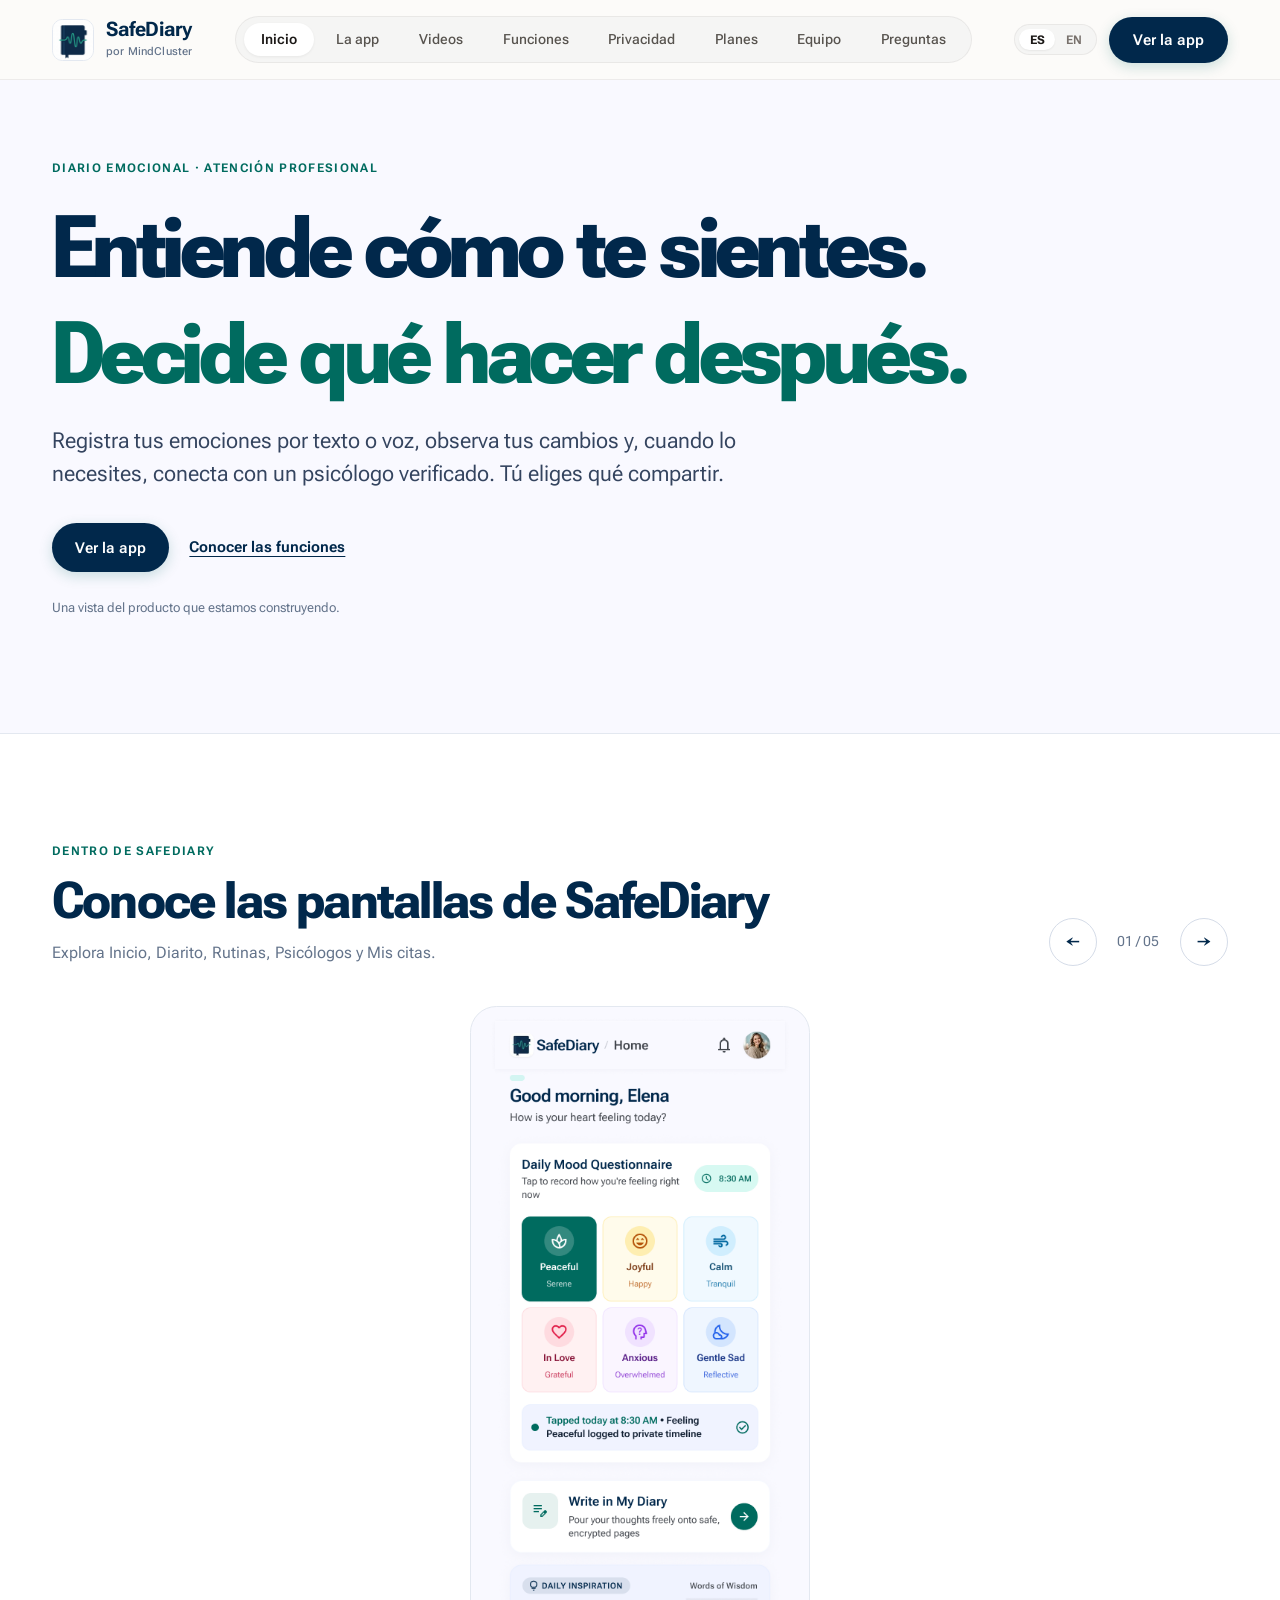
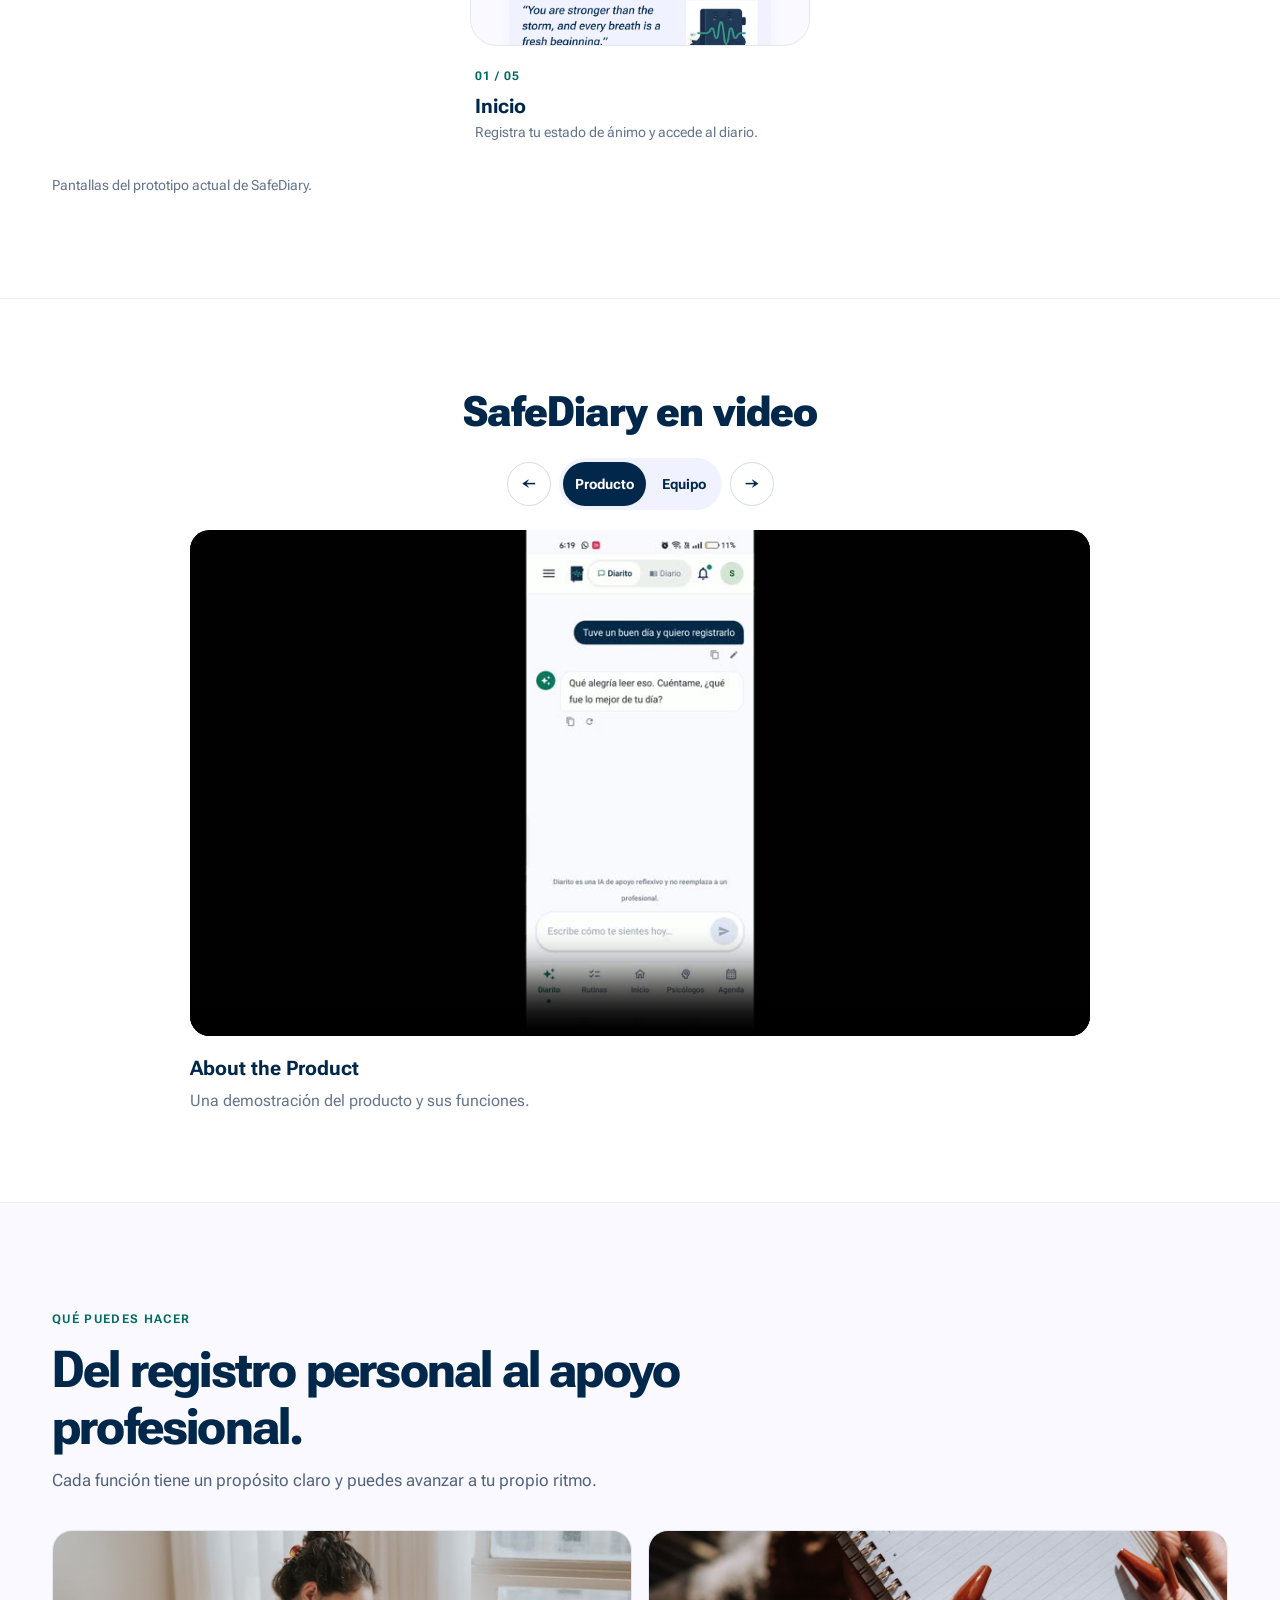
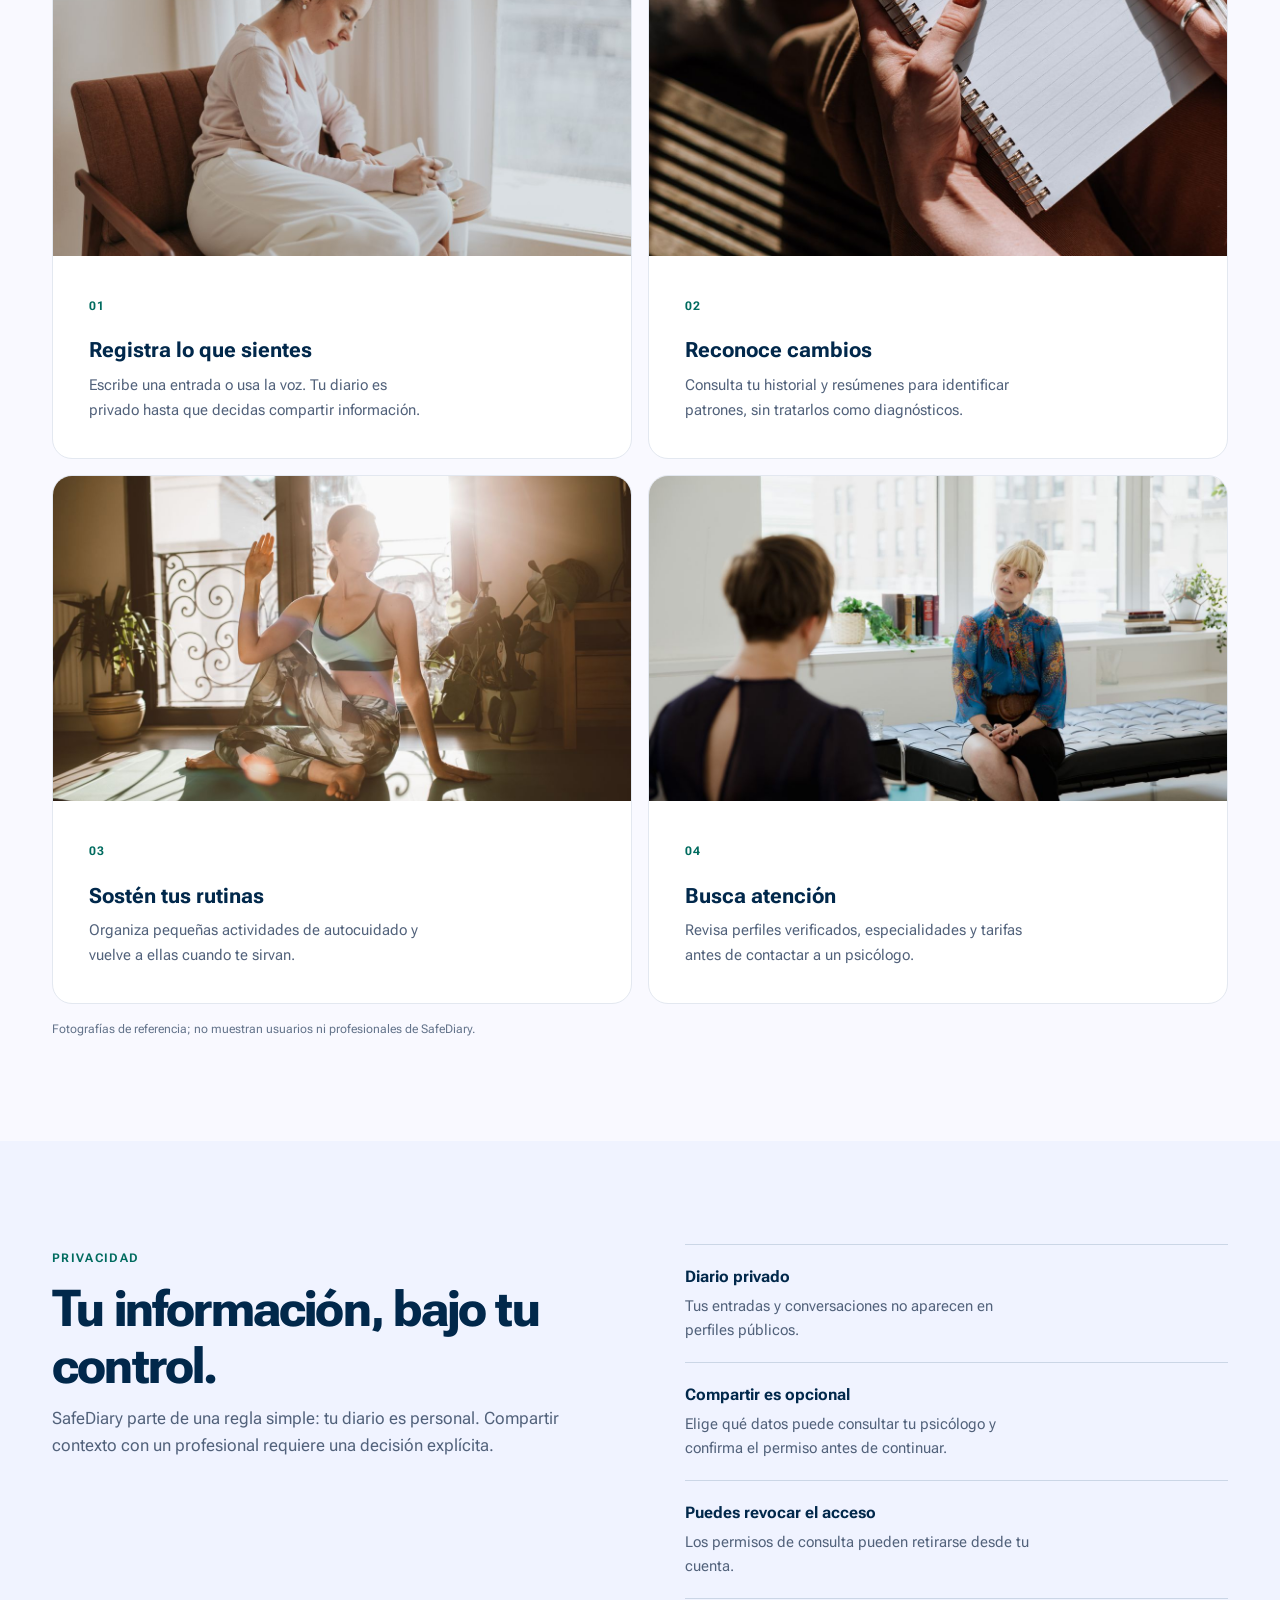
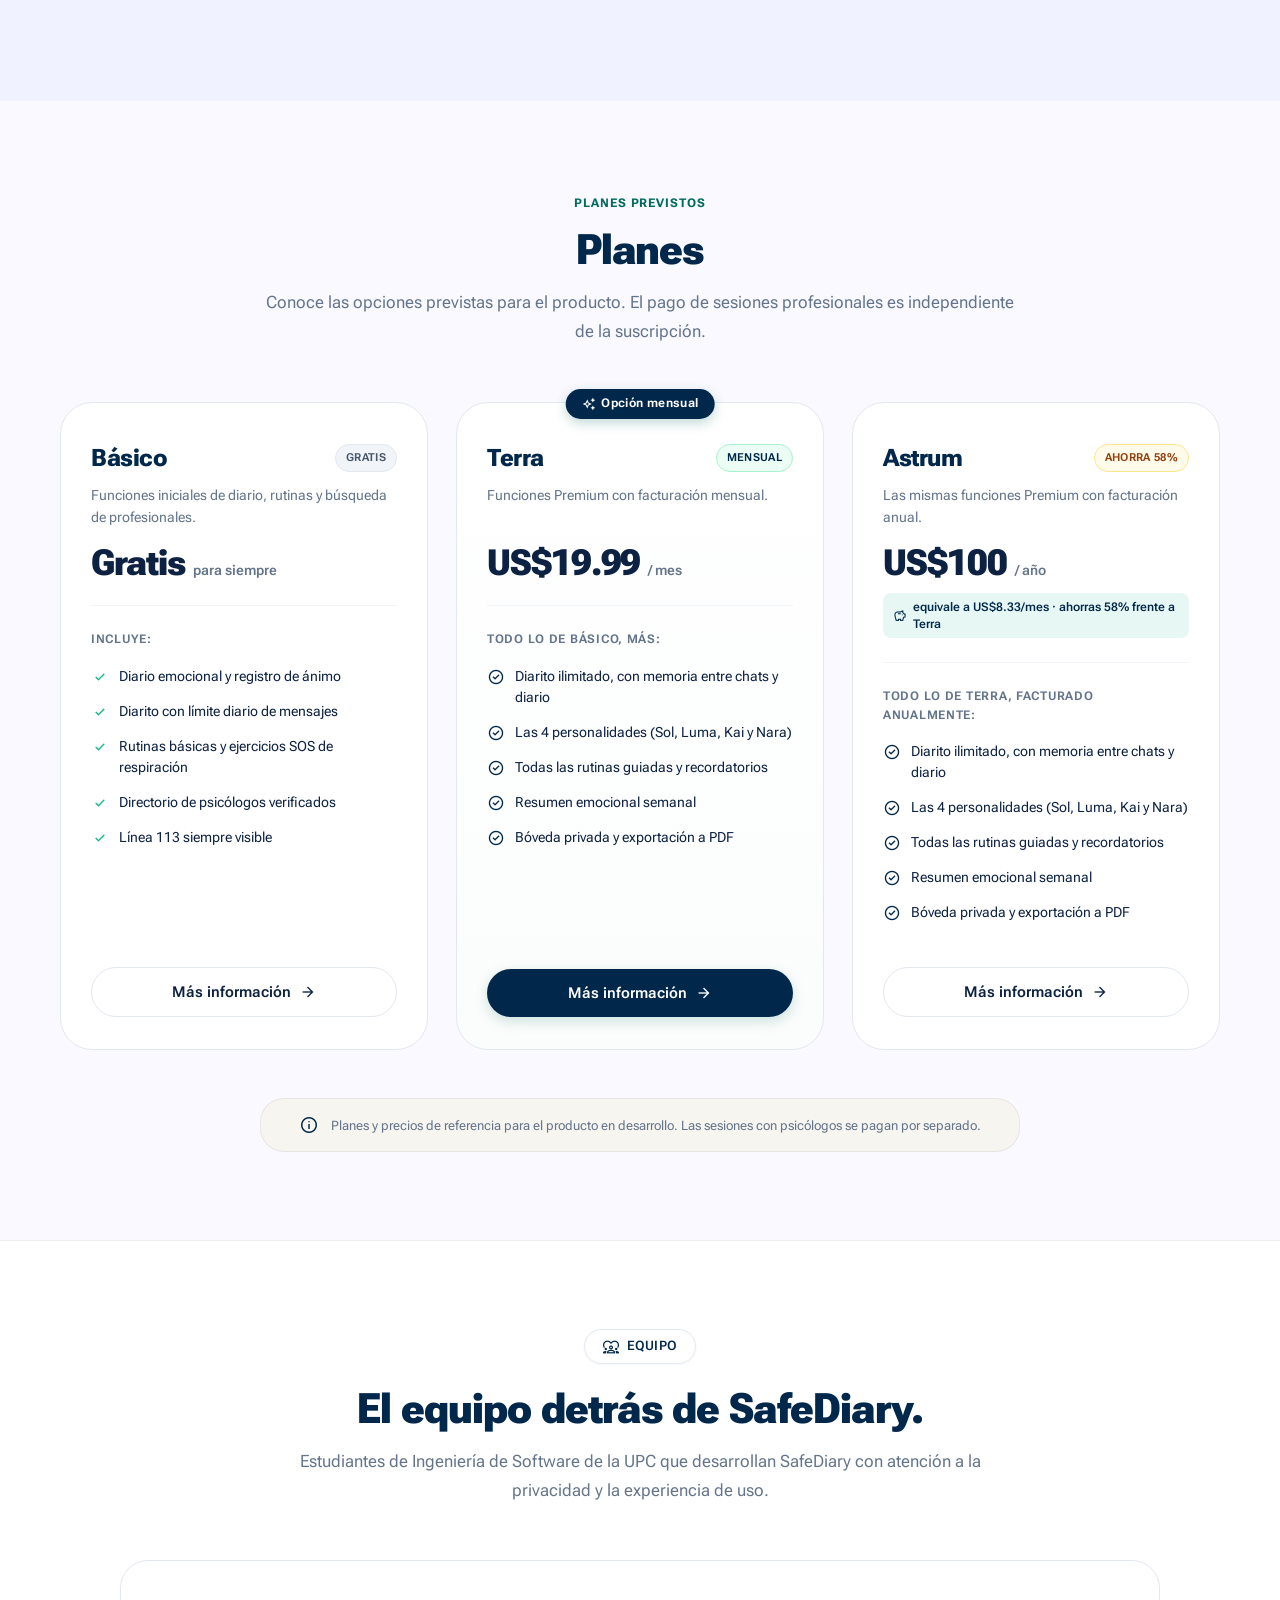
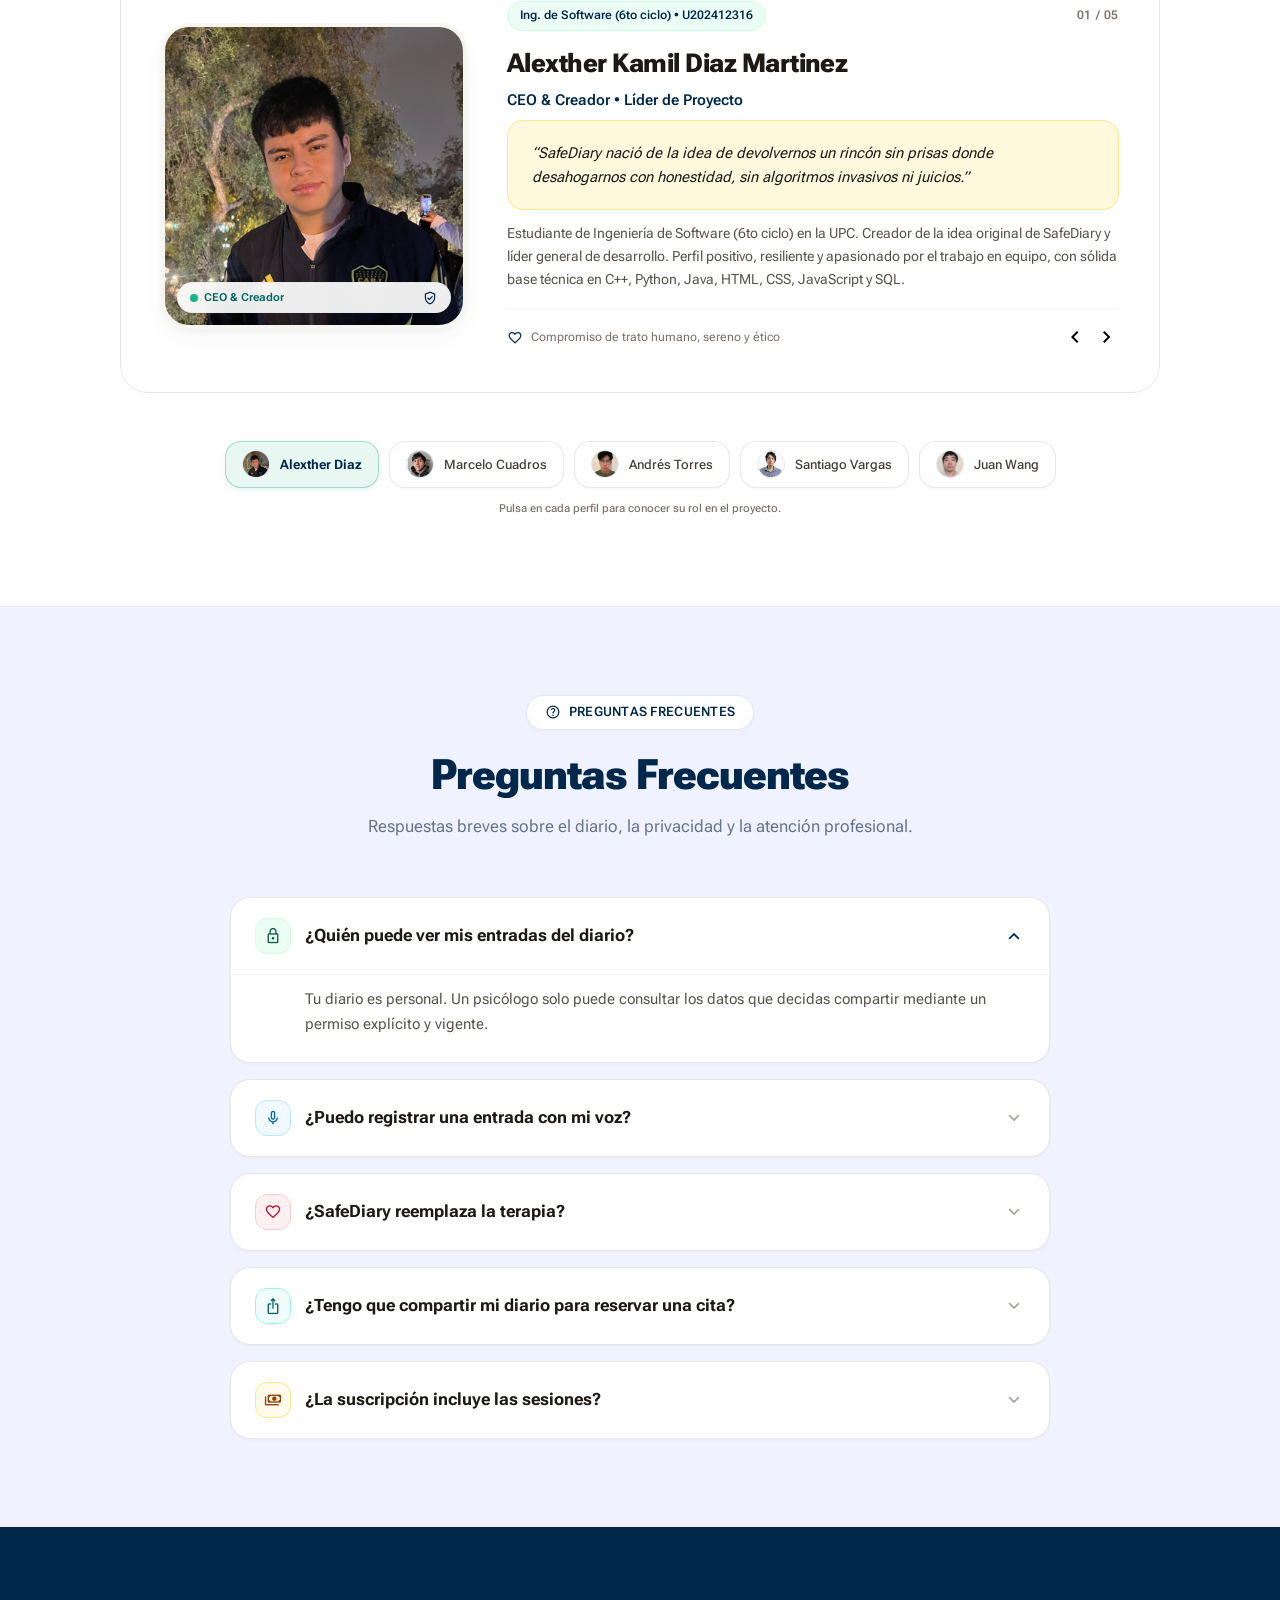
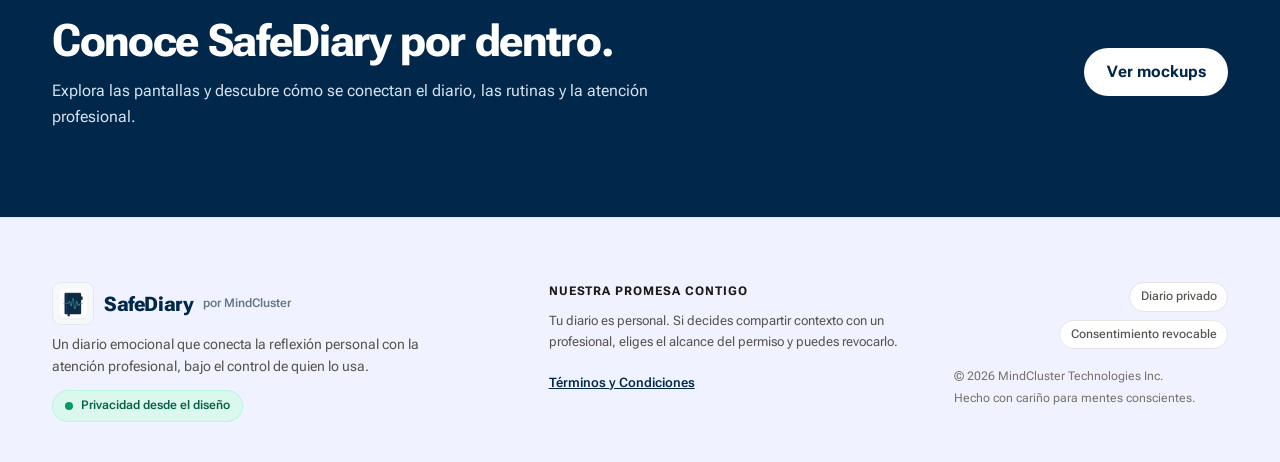
<file: index.html>
<!DOCTYPE html>
<html lang="es">
<head>
  <meta charset="UTF-8">
  <meta name="viewport" content="width=device-width, initial-scale=1.0">
  <title>SafeDiary — Diario emocional y atención profesional</title>
  <meta name="description" content="Registra emociones, explora tus cambios y conoce psicólogos verificados. En SafeDiary tú decides qué información compartir.">
  <meta name="theme-color" content="#01284B">

  <!-- Favicon -->
  <link rel="icon" type="image/jpeg" href="assets/images/safediary-logo.jpeg">

  <!-- Tipografía de SafeDiary e iconos de la interfaz -->
  <link rel="preconnect" href="https://fonts.googleapis.com">
  <link rel="preconnect" href="https://fonts.gstatic.com" crossorigin>
  <link href="https://fonts.googleapis.com/css2?family=Roboto+Flex:wght@400;500;600;700;800&display=swap" rel="stylesheet">
  <link href="https://fonts.googleapis.com/css2?family=Material+Symbols+Outlined:wght,FILL@100..700,0..1&display=swap" rel="stylesheet">

  <!-- Stylesheets -->
  <link rel="stylesheet" href="assets/css/variables.css">
  <link rel="stylesheet" href="assets/css/main.css">
  <link rel="stylesheet" href="assets/css/landing-refresh.css">
</head>
<body>

  <!-- Barra de navegacion compartida -->
  <div id="header-placeholder"></div>

  <main>
    <!-- Seccion principal -->
    <section class="hero" id="espacio">
      <div class="container hero__content">
        <span class="hero__eyebrow" data-i18n="heroBadge">DIARIO EMOCIONAL · ATENCIÓN PROFESIONAL</span>
        <h1 class="hero__title">
          <span data-i18n="heroTitlePrefix">Entiende cómo te sientes.</span>
          <span class="hero__title-accent" data-i18n="heroTitleAccent">Decide qué hacer después.</span>
        </h1>
        <p class="hero__desc" data-i18n="heroSubtitle">
          Registra tus emociones por texto o voz, observa tus cambios y, cuando lo necesites, conecta con un psicólogo verificado. Tú eliges qué compartir.
        </p>
        <div class="hero__actions">
          <a href="#app" class="btn btn--primary" data-i18n="btnSeeApp">Ver la app</a>
          <a href="#respirar" class="hero__text-link" data-i18n="heroSecondaryAction">Conocer las funciones</a>
        </div>
        <p class="hero__note" data-i18n="heroPrototypeNote">Una vista del producto que estamos construyendo.</p>
      </div>
    </section>

    <section class="app-preview" id="app" aria-labelledby="appPreviewTitle">
      <div class="container">
        <div class="app-preview__header">
          <div>
            <span class="app-preview__eyebrow" data-i18n="previewEyebrow">DENTRO DE SAFEDIARY</span>
            <h2 id="appPreviewTitle" data-i18n="previewTitle">Conoce las pantallas de SafeDiary</h2>
            <p data-i18n="previewDescription">Explora Inicio, Diarito, Rutinas, Psicólogos y Mis citas.</p>
          </div>
          <div class="app-preview__controls">
            <button type="button" class="app-preview__arrow" id="previewPrev" aria-label="Pantalla anterior">←</button>
            <span class="app-preview__count" id="previewCount" aria-live="polite">01 / 05</span>
            <button type="button" class="app-preview__arrow" id="previewNext" aria-label="Pantalla siguiente">→</button>
          </div>
        </div>
        <div class="app-preview__track" id="previewTrack" role="region" aria-roledescription="carrusel" aria-label="Pantallas de SafeDiary" tabindex="0">
          <article class="app-preview__slide">
            <div class="app-preview__phone"><img src="assets/images/mockups/inicio.png" alt="Inicio de SafeDiary con cuestionario de ánimo y acceso al diario" loading="lazy" decoding="async"></div>
            <div class="app-preview__caption"><span>01 / 05</span><h3 data-i18n="previewHomeTitle">Inicio</h3><p data-i18n="previewHomeDesc">Registra tu estado de ánimo y accede al diario.</p></div>
          </article>
          <article class="app-preview__slide">
            <div class="app-preview__phone"><img src="assets/images/mockups/diarito.png" alt="Chat de Diarito con sugerencias para iniciar una conversación" loading="lazy" decoding="async"></div>
            <div class="app-preview__caption"><span>02 / 05</span><h3 data-i18n="previewDiaritoTitle">Diarito</h3><p data-i18n="previewDiaritoDesc">Inicia una conversación de apoyo reflexivo.</p></div>
          </article>
          <article class="app-preview__slide">
            <div class="app-preview__phone"><img src="assets/images/mockups/rutinas.png" alt="Pantalla de Rutinas con ejercicios de alivio inmediato y hábitos diarios" loading="lazy" decoding="async"></div>
            <div class="app-preview__caption"><span>03 / 05</span><h3 data-i18n="previewRoutinesTitle">Rutinas</h3><p data-i18n="previewRoutinesDesc">Organiza hábitos y ejercicios breves.</p></div>
          </article>
          <article class="app-preview__slide">
            <div class="app-preview__phone"><img src="assets/images/mockups/psicologos.png" alt="Directorio de psicólogos con especialidad, disponibilidad y tarifa" loading="lazy" decoding="async"></div>
            <div class="app-preview__caption"><span>04 / 05</span><h3 data-i18n="previewCareTitle">Psicólogos</h3><p data-i18n="previewCareDesc">Consulta perfiles, disponibilidad y tarifas.</p></div>
          </article>
          <article class="app-preview__slide">
            <div class="app-preview__phone"><img src="assets/images/mockups/mis-citas.png" alt="Mis citas con próximas sesiones y conversaciones activas" loading="lazy" decoding="async"></div>
            <div class="app-preview__caption"><span>05 / 05</span><h3 data-i18n="previewAppointmentsTitle">Mis citas</h3><p data-i18n="previewAppointmentsDesc">Revisa citas confirmadas y conversaciones activas.</p></div>
          </article>
        </div>
        <p class="app-preview__disclaimer" data-i18n="previewDisclaimer">Pantallas del prototipo actual de SafeDiary.</p>
      </div>
    </section>

    <section class="section section--white video-carousel" id="about-product" aria-labelledby="videoCarouselTitle">
      <div class="container">
        <div class="video-carousel__inner" id="about-team">
          <h2 class="section-title video-carousel__title" id="videoCarouselTitle" data-i18n="videoCarouselTitle">SafeDiary en video</h2>

          <div class="video-carousel__navigation" hidden>
            <button type="button" class="app-preview__arrow video-carousel__arrow" data-video-step="-1" aria-labelledby="previousVideoLabel">
              <span aria-hidden="true">←</span>
              <span class="video-carousel__sr-only" id="previousVideoLabel" data-i18n="videoPrevious">Video anterior</span>
            </button>
            <div class="video-carousel__tabs" role="tablist" aria-labelledby="videoCarouselTitle">
              <button type="button" role="tab" id="productVideoTab" aria-controls="productVideoPanel" aria-selected="true" data-i18n="videoProductTab">Producto</button>
              <button type="button" role="tab" id="teamVideoTab" aria-controls="teamVideoPanel" aria-selected="false" tabindex="-1" data-i18n="videoTeamTab">Equipo</button>
            </div>
            <button type="button" class="app-preview__arrow video-carousel__arrow" data-video-step="1" aria-labelledby="nextVideoLabel">
              <span aria-hidden="true">→</span>
              <span class="video-carousel__sr-only" id="nextVideoLabel" data-i18n="videoNext">Video siguiente</span>
            </button>
          </div>
          <p class="video-carousel__sr-only" role="status" lang="en"></p>

          <div class="video-carousel__slide" id="productVideoPanel" role="tabpanel" aria-labelledby="productVideoTab">
            <video controls playsinline preload="none" width="1920" height="1080" poster="assets/videos/about-the-product.jpg?v=2" aria-labelledby="productVideoTitle">
              <source src="assets/videos/about-the-product.mp4?v=2" type="video/mp4">
              <p data-i18n="videoFallback">Tu navegador no admite la reproducción de este video.</p>
            </video>
            <h3 id="productVideoTitle" lang="en">About the Product</h3>
            <p data-i18n="aboutProductDesc">Una demostración del producto y sus funciones.</p>
          </div>

          <div class="video-carousel__slide" id="teamVideoPanel" role="tabpanel" aria-labelledby="teamVideoTab">
            <video controls playsinline preload="none" width="1280" height="720" poster="assets/videos/about-the-team.jpg" aria-labelledby="teamVideoTitle">
              <source src="assets/videos/about-the-team.mp4" type="video/mp4">
              <p data-i18n="videoFallback">Tu navegador no admite la reproducción de este video.</p>
            </video>
            <h3 id="teamVideoTitle" lang="en">About the Team</h3>
            <p data-i18n="aboutTeamDesc">El equipo de MindCluster comparte sus aprendizajes durante el desarrollo de SafeDiary.</p>
          </div>
        </div>
      </div>
    </section>

    <!-- Funciones de la aplicación -->
    <section class="feature-section" id="respirar">
      <div class="container">
        <div class="feature-section__intro">
          <span class="app-preview__eyebrow" data-i18n="featuresEyebrow">QUÉ PUEDES HACER</span>
          <h2 data-i18n="featuresTitle">Del registro personal al apoyo profesional.</h2>
          <p data-i18n="featuresDescription">Cada función tiene un propósito claro y puedes avanzar a tu propio ritmo.</p>
        </div>
        <div class="feature-grid">
          <article class="feature-card">
            <img class="feature-card__image" src="assets/images/features/diario.jpg" alt="Persona escribiendo en un cuaderno junto a una ventana" data-i18n-alt="featureDiaryAlt" loading="lazy" decoding="async" width="1200" height="800">
            <div class="feature-card__body">
              <span class="feature-card__number">01</span>
              <h3 data-i18n="featureDiaryTitle">Registra lo que sientes</h3>
              <p data-i18n="featureDiaryDesc">Escribe una entrada o usa la voz. Tu diario es privado hasta que decidas compartir información.</p>
            </div>
          </article>
          <article class="feature-card">
            <img class="feature-card__image" src="assets/images/features/reflexion.jpg" alt="Manos sosteniendo un cuaderno abierto para revisar notas" data-i18n-alt="featureInsightsAlt" loading="lazy" decoding="async" width="1200" height="1800">
            <div class="feature-card__body">
              <span class="feature-card__number">02</span>
              <h3 data-i18n="featureInsightsTitle">Reconoce cambios</h3>
              <p data-i18n="featureInsightsDesc">Consulta tu historial y resúmenes para identificar patrones, sin tratarlos como diagnósticos.</p>
            </div>
          </article>
          <article class="feature-card">
            <img class="feature-card__image" src="assets/images/features/rutinas.jpg" alt="Persona haciendo estiramientos en casa con luz natural" data-i18n-alt="featureRoutinesAlt" loading="lazy" decoding="async" width="1200" height="800">
            <div class="feature-card__body">
              <span class="feature-card__number">03</span>
              <h3 data-i18n="featureRoutinesTitle">Sostén tus rutinas</h3>
              <p data-i18n="featureRoutinesDesc">Organiza pequeñas actividades de autocuidado y vuelve a ellas cuando te sirvan.</p>
            </div>
          </article>
          <article class="feature-card">
            <img class="feature-card__image" src="assets/images/features/atencion.jpg" alt="Dos personas conversando en un espacio de consulta" data-i18n-alt="featureCareAlt" loading="lazy" decoding="async" width="1200" height="800">
            <div class="feature-card__body">
              <span class="feature-card__number">04</span>
              <h3 data-i18n="featureCareTitle">Busca atención</h3>
              <p data-i18n="featureCareDesc">Revisa perfiles verificados, especialidades y tarifas antes de contactar a un psicólogo.</p>
            </div>
          </article>
        </div>
        <p class="feature-section__image-note" data-i18n="featureImageNote">Fotografías de referencia; no muestran usuarios ni profesionales de SafeDiary.</p>
      </div>
    </section>

    <section class="privacy-section" id="privacidad">
      <div class="container privacy-section__grid">
        <div class="privacy-section__intro">
          <span class="app-preview__eyebrow" data-i18n="privacyTag">PRIVACIDAD</span>
          <h2 data-i18n="privacyTitle">Tu información, bajo tu control.</h2>
          <p data-i18n="privacySubtitle">SafeDiary parte de una regla simple: tu diario es personal. Compartir contexto con un profesional requiere una decisión explícita.</p>
        </div>
        <div class="privacy-list">
          <div><strong data-i18n="privacyPrinciple1Title">Diario privado</strong><p data-i18n="privacyPrinciple1Desc">Tus entradas y conversaciones no aparecen en perfiles públicos.</p></div>
          <div><strong data-i18n="privacyPrinciple2Title">Compartir es opcional</strong><p data-i18n="privacyPrinciple2Desc">Elige qué datos puede consultar tu psicólogo y confirma el permiso antes de continuar.</p></div>
          <div><strong data-i18n="privacyPrinciple3Title">Puedes revocar el acceso</strong><p data-i18n="privacyPrinciple3Desc">Los permisos de consulta pueden retirarse desde tu cuenta.</p></div>
        </div>
      </div>
    </section>
    <!-- Seccion de planes y precios (US-020) -->
    <section class="section" id="planes">
      <div class="container">
        <div class="section-header">
          <span class="section-category" data-i18n="pricingTag">Planes previstos</span>
          <h2 class="section-title" data-i18n="pricingTitle">Planes</h2>
          <p class="section-subtitle" data-i18n="pricingSubtitle">
            Conoce las opciones previstas para el producto. El pago de sesiones profesionales es independiente de la suscripción.
          </p>
        </div>

        <div class="pricing-grid">
          <!-- Tarjeta 1: Básico (Gratis) -->
          <div class="pricing-card">
            <div class="pricing-card__header">
              <div class="pricing-card__type">
                <h3 class="pricing-card__name" data-i18n="planBasicName">Básico</h3>
                <span class="pricing-card__badge pricing-card__badge--free" data-i18n="planBasicBadge">Gratis</span>
              </div>
              <p class="pricing-card__desc" data-i18n="planBasicDesc">
                Funciones iniciales de diario, rutinas y búsqueda de profesionales.
              </p>
              <div class="pricing-card__price-wrap">
                <span class="pricing-card__price" data-i18n="planBasicPrice">Gratis</span>
                <span class="pricing-card__period" data-i18n="planBasicPeriod">para siempre</span>
              </div>
            </div>

            <div class="pricing-card__body">
              <span class="pricing-card__features-title" data-i18n="planBasicIncludes">Incluye:</span>
              <ul class="pricing-features-list">
                <li class="pricing-feature-item">
                  <span class="material-symbols-outlined pricing-feature-icon">check</span>
                  <span data-i18n="planBasicFeat1">Diario emocional y registro de ánimo</span>
                </li>
                <li class="pricing-feature-item">
                  <span class="material-symbols-outlined pricing-feature-icon">check</span>
                  <span data-i18n="planBasicFeat2">Diarito con límite diario de mensajes</span>
                </li>
                <li class="pricing-feature-item">
                  <span class="material-symbols-outlined pricing-feature-icon">check</span>
                  <span data-i18n="planBasicFeat3">Rutinas básicas y ejercicios SOS de respiración</span>
                </li>
                <li class="pricing-feature-item">
                  <span class="material-symbols-outlined pricing-feature-icon">check</span>
                  <span data-i18n="planBasicFeat4">Directorio de psicólogos verificados</span>
                </li>
                <li class="pricing-feature-item">
                  <span class="material-symbols-outlined pricing-feature-icon">check</span>
                  <span data-i18n="planBasicFeat5">Línea 113 siempre visible</span>
                </li>
              </ul>
            </div>

            <div class="pricing-card__footer">
              <a href="#faq" class="btn btn--outline pricing-cta-btn">
                <span data-i18n="planBasicCta">Más información</span>
                <span class="material-symbols-outlined" style="font-size: 18px;">arrow_forward</span>
              </a>
            </div>
          </div>

          <!-- Tarjeta 2: Terra (Más popular - Destacada) -->
          <div class="pricing-card pricing-card--popular">
            <div class="pricing-card__ribbon">
              <span class="material-symbols-outlined" style="font-size: 14px;">auto_awesome</span>
              <span data-i18n="planTerraBadge">Opción mensual</span>
            </div>

            <div class="pricing-card__header">
              <div class="pricing-card__type">
                <h3 class="pricing-card__name" data-i18n="planTerraName">Terra</h3>
                <span class="pricing-card__badge pricing-card__badge--emerald" data-i18n="planTerraBilling">Mensual</span>
              </div>
              <p class="pricing-card__desc" data-i18n="planTerraDesc">
                Funciones Premium con facturación mensual.
              </p>
              <div class="pricing-card__price-wrap">
                <span class="pricing-card__price" data-i18n="planTerraPrice">US$19.99</span>
                <span class="pricing-card__period" data-i18n="planTerraPeriod">/ mes</span>
              </div>
            </div>

            <div class="pricing-card__body">
              <span class="pricing-card__features-title" data-i18n="planTerraIncludes">Todo lo de Básico, más:</span>
              <ul class="pricing-features-list">
                <li class="pricing-feature-item">
                  <span class="material-symbols-outlined pricing-feature-icon pricing-feature-icon--primary">check_circle</span>
                  <span data-i18n="planTerraFeat1">Diarito ilimitado, con memoria entre chats y diario</span>
                </li>
                <li class="pricing-feature-item">
                  <span class="material-symbols-outlined pricing-feature-icon pricing-feature-icon--primary">check_circle</span>
                  <span data-i18n="planTerraFeat2">Las 4 personalidades (Sol, Luma, Kai y Nara)</span>
                </li>
                <li class="pricing-feature-item">
                  <span class="material-symbols-outlined pricing-feature-icon pricing-feature-icon--primary">check_circle</span>
                  <span data-i18n="planTerraFeat3">Todas las rutinas guiadas y recordatorios</span>
                </li>
                <li class="pricing-feature-item">
                  <span class="material-symbols-outlined pricing-feature-icon pricing-feature-icon--primary">check_circle</span>
                  <span data-i18n="planTerraFeat4">Resumen emocional semanal</span>
                </li>
                <li class="pricing-feature-item">
                  <span class="material-symbols-outlined pricing-feature-icon pricing-feature-icon--primary">check_circle</span>
                  <span data-i18n="planTerraFeat5">Bóveda privada y exportación a PDF</span>
                </li>
              </ul>
            </div>

            <div class="pricing-card__footer">
              <a href="#faq" class="btn btn--primary pricing-cta-btn">
                <span data-i18n="planTerraCta">Más información</span>
                <span class="material-symbols-outlined" style="font-size: 18px;">arrow_forward</span>
              </a>
            </div>
          </div>

          <!-- Tarjeta 3: Astrum (Anual con ahorro) -->
          <div class="pricing-card pricing-card--astrum">
            <div class="pricing-card__header">
              <div class="pricing-card__type">
                <h3 class="pricing-card__name" data-i18n="planAstrumName">Astrum</h3>
                <span class="pricing-card__badge pricing-card__badge--amber" data-i18n="planAstrumBadge">Ahorra 58%</span>
              </div>
              <p class="pricing-card__desc" data-i18n="planAstrumDesc">
                Las mismas funciones Premium con facturación anual.
              </p>
              <div class="pricing-card__price-wrap">
                <span class="pricing-card__price" data-i18n="planAstrumPrice">US$100</span>
                <span class="pricing-card__period" data-i18n="planAstrumPeriod">/ año</span>
              </div>
              <div class="pricing-card__note">
                <span class="material-symbols-outlined" style="font-size: 14px; color: var(--color-primary);">savings</span>
                <span data-i18n="planAstrumNote">equivale a US$8.33/mes · ahorras 58% frente a Terra</span>
              </div>
            </div>

            <div class="pricing-card__body">
              <span class="pricing-card__features-title" data-i18n="planAstrumIncludes">Todo lo de Terra, facturado anualmente:</span>
              <ul class="pricing-features-list">
                <li class="pricing-feature-item">
                  <span class="material-symbols-outlined pricing-feature-icon pricing-feature-icon--primary">check_circle</span>
                  <span data-i18n="planAstrumFeat1">Diarito ilimitado, con memoria entre chats y diario</span>
                </li>
                <li class="pricing-feature-item">
                  <span class="material-symbols-outlined pricing-feature-icon pricing-feature-icon--primary">check_circle</span>
                  <span data-i18n="planAstrumFeat2">Las 4 personalidades (Sol, Luma, Kai y Nara)</span>
                </li>
                <li class="pricing-feature-item">
                  <span class="material-symbols-outlined pricing-feature-icon pricing-feature-icon--primary">check_circle</span>
                  <span data-i18n="planAstrumFeat3">Todas las rutinas guiadas y recordatorios</span>
                </li>
                <li class="pricing-feature-item">
                  <span class="material-symbols-outlined pricing-feature-icon pricing-feature-icon--primary">check_circle</span>
                  <span data-i18n="planAstrumFeat4">Resumen emocional semanal</span>
                </li>
                <li class="pricing-feature-item">
                  <span class="material-symbols-outlined pricing-feature-icon pricing-feature-icon--primary">check_circle</span>
                  <span data-i18n="planAstrumFeat5">Bóveda privada y exportación a PDF</span>
                </li>
              </ul>
            </div>

            <div class="pricing-card__footer">
              <a href="#faq" class="btn btn--outline pricing-cta-btn">
                <span data-i18n="planAstrumCta">Más información</span>
                <span class="material-symbols-outlined" style="font-size: 18px;">arrow_forward</span>
              </a>
            </div>
          </div>
        </div>

        <!-- Nota al pie de los planes -->
        <div class="pricing-disclaimer">
          <span class="material-symbols-outlined pricing-disclaimer__icon">info</span>
          <p class="pricing-disclaimer__text" data-i18n="pricingDisclaimer">
            Planes y precios de referencia para el producto en desarrollo. Las sesiones con psicólogos se pagan por separado.
          </p>
        </div>
      </div>
    </section>

    <!-- Equipo de desarrollo -->
    <section class="section section--white" id="equipo">
      <div class="container">
        <div class="section-header">
          <div class="badge-tag">
            <span class="material-symbols-outlined" style="font-size: 16px;">diversity_1</span>
            <span data-i18n="teamBadge">EQUIPO</span>
          </div>
          <h2 class="section-title" data-i18n="teamTitle">El equipo detrás de SafeDiary.</h2>
          <p class="section-subtitle" data-i18n="teamSubtitle">
            Estudiantes de Ingeniería de Software de la UPC que desarrollan SafeDiary con atención a la privacidad y la experiencia de uso.
          </p>
        </div>

        <div class="team-showcase-card">
          <div class="team-grid-inner">
            <!-- 35% Image Container with Floating Badge -->
            <div class="team-portrait-box">
              <img
                src="assets/images/TeamMembers/Alexther.jpeg"
                alt="Alexther Kamil Diaz Martinez"
                class="team-portrait-img"
                id="teamMemberImg">
              <div class="team-portrait-floating-badge">
                <span style="font-size: 0.6875rem; font-weight: 700; color: #00685f; display: flex; align-items: center; gap: 0.35rem;">
                  <span style="width: 8px; height: 8px; border-radius: 50%; background: #10b981;"></span>
                  <span id="teamBadgeFooter" data-i18n="teamBadgeRole">CEO & Creador</span>
                </span>
                <span class="material-symbols-outlined" style="font-size: 16px; color: var(--color-primary);">verified_user</span>
              </div>
            </div>

            <!-- 65% Descriptive Details Container -->
            <div style="display: flex; flex-direction: column; justify-content: space-between; height: 100%; gap: 1rem;">
              <div>
                <div style="display: flex; align-items: center; justify-content: space-between; gap: 0.5rem; margin-bottom: 0.75rem;">
                  <span class="bento-card__badge bento-card__badge--emerald" id="teamMemberPill">Ing. de Software (6to ciclo) • U202412316</span>
                  <span style="font-size: 0.75rem; font-weight: 600; color: #78716c; letter-spacing: 0.05em;" id="teamMemberCounter">01 / 05</span>
                </div>

                <h3 style="font-size: 1.625rem; font-weight: 800; color: #1c1917; letter-spacing: -0.02em;" id="teamMemberName">Alexther Kamil Diaz Martinez</h3>
                <p style="font-size: 0.9375rem; font-weight: 600; color: var(--color-primary); margin-top: 0.25rem;" id="teamMemberRole">CEO & Creador • Líder de Proyecto</p>

                <!-- Quote Box with Watermark -->
                <div class="team-quote-box">
                  <span class="material-symbols-outlined team-quote-watermark">format_quote</span>
                  <p style="font-size: 0.9375rem; font-style: italic; line-height: 1.6; color: #1c1917; padding-right: 2rem;" id="teamMemberQuote">
                    “SafeDiary nació de la idea de devolvernos un rincón sin prisas donde desahogarnos con honestidad, sin algoritmos invasivos ni juicios.”
                  </p>
                </div>

                <p style="font-size: 0.875rem; color: #57534e; line-height: 1.65; margin-top: 0.75rem;" id="teamMemberBio">
                  Estudiante de Ingeniería de Software (6to ciclo) en la UPC. Creador de la idea original de SafeDiary y líder general de desarrollo. Perfil positivo, resiliente y apasionado por el trabajo en equipo, con sólida base técnica en C++, Python, Java, HTML, CSS, JavaScript y SQL.
                </p>
              </div>

              <!-- Quick Nav Inside Card -->
              <div class="team-quick-nav-row">
                <div style="display: flex; align-items: center; gap: 0.5rem; font-size: 0.75rem; color: #78716c;">
                  <span class="material-symbols-outlined" style="font-size: 16px; color: var(--color-primary);">favorite</span>
                  <span data-i18n="teamFooterPledge">Compromiso de trato humano, sereno y ético</span>
                </div>
                <div style="display: flex; align-items: center; gap: 0.5rem;">
                  <button type="button" class="team-nav-btn" id="prevMemberBtn" aria-label="Miembro anterior">
                    <span class="material-symbols-outlined">chevron_left</span>
                  </button>
                  <button type="button" class="team-nav-btn team-nav-btn--primary" id="nextMemberBtn" aria-label="Siguiente miembro">
                    <span class="material-symbols-outlined">chevron_right</span>
                  </button>
                </div>
              </div>
            </div>
          </div>
        </div>

        <!-- Carousel Member Tabs (5 tabs with mini avatars) -->
        <div style="display: flex; flex-direction: column; align-items: center; gap: 0.75rem; margin-top: 1rem;">
          <div class="team-tab-pills-row" id="teamCarouselTabs" role="tablist" aria-label="Seleccionar perfil del equipo">
            <!-- Inyectado dinámicamente por team.js -->
          </div>
          <span style="font-size: 0.6875rem; color: #78716c; font-weight: 500;" data-i18n="teamTabsHelper">
            Pulsa en cada perfil para conocer su rol en el proyecto.
          </span>
        </div>
      </div>
    </section>

    <!-- Preguntas frecuentes -->
    <section class="section section--alt" id="faq">
      <div class="container">
        <div class="section-header">
          <div class="badge-tag">
            <span class="material-symbols-outlined" style="font-size: 16px;">help</span>
            <span data-i18n="faqBadge">PREGUNTAS FRECUENTES</span>
          </div>
          <h2 class="section-title" data-i18n="faqTitle">Preguntas Frecuentes</h2>
          <p class="section-subtitle" data-i18n="faqSubtitle">
            Respuestas breves sobre el diario, la privacidad y la atención profesional.
          </p>
        </div>

        <div class="faq-container" id="faqContainer">
          <!-- Inyectado dinamicamente con las preguntas frecuentes -->
        </div>
      </div>
    </section>

    <section class="closing-cta">
      <div class="container closing-cta__inner">
        <div>
          <h2 data-i18n="closingTitle">Conoce SafeDiary por dentro.</h2>
          <p data-i18n="closingDescription">Explora las pantallas y descubre cómo se conectan el diario, las rutinas y la atención profesional.</p>
        </div>
        <a href="#app" data-i18n="closingAction">Ver mockups</a>
      </div>
    </section>
  </main>

  <!-- Pie de pagina compartido -->
  <div id="footer-placeholder"></div>

  <!-- El carrusel también funciona al abrir este HTML como archivo local. -->
  <script defer src="assets/js/components/mockups.js"></script>
  <script defer src="assets/js/components/videos.js"></script>
  <!-- Main JavaScript App Entry (ES Module) -->
  <script type="module" src="assets/js/app.js"></script>
</body>
</html>
</file>
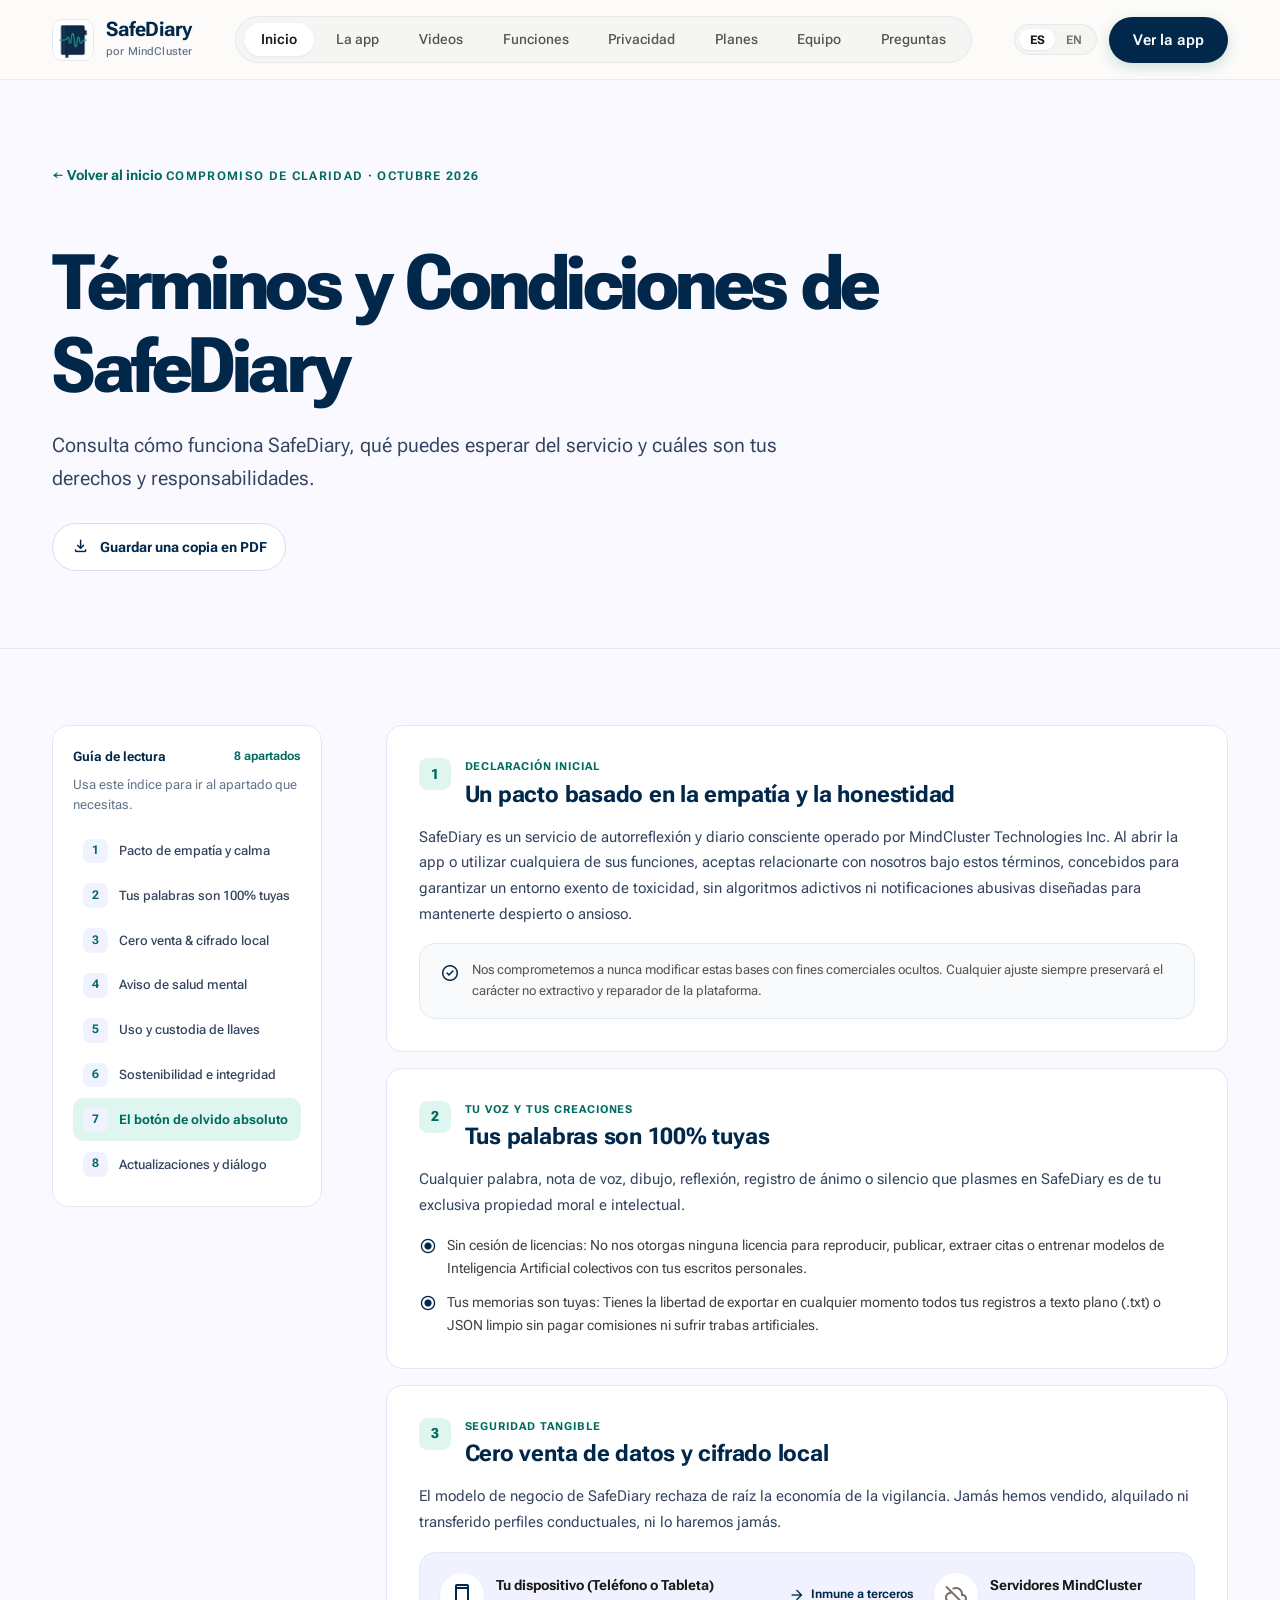
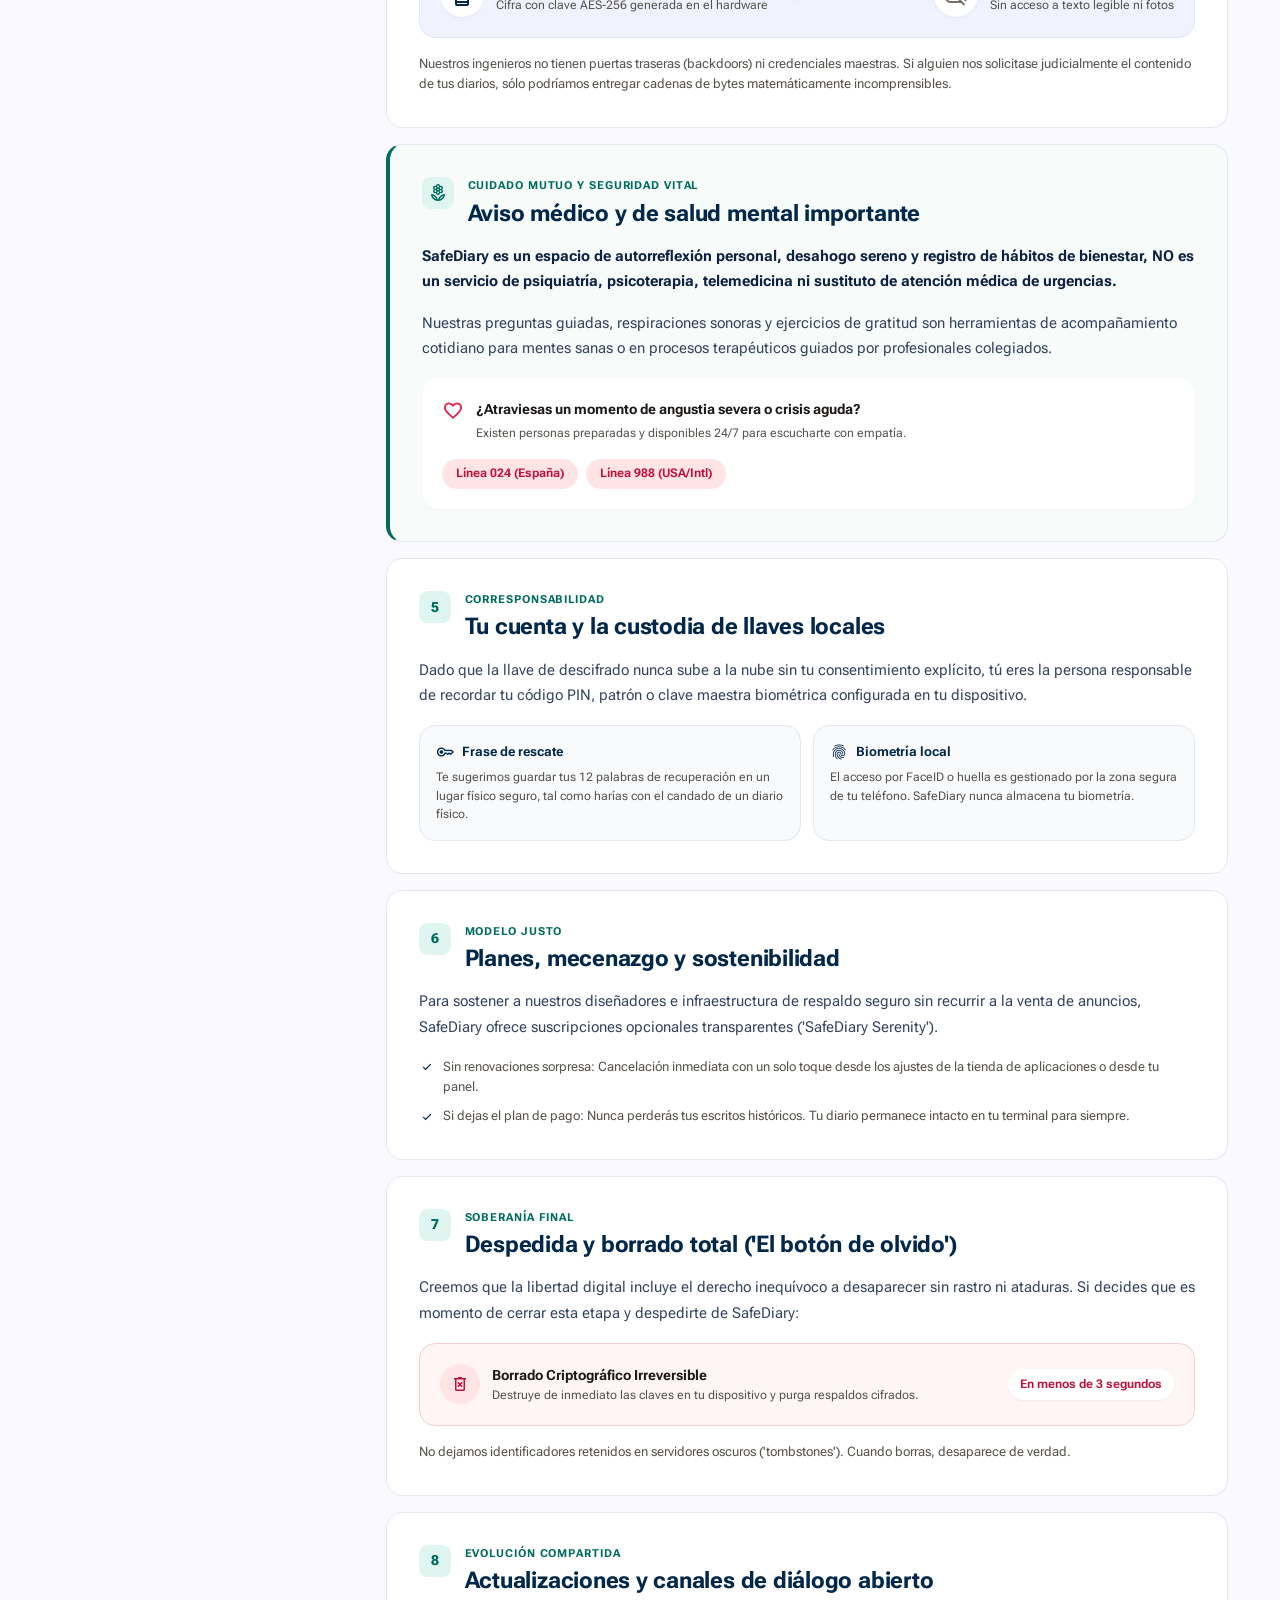
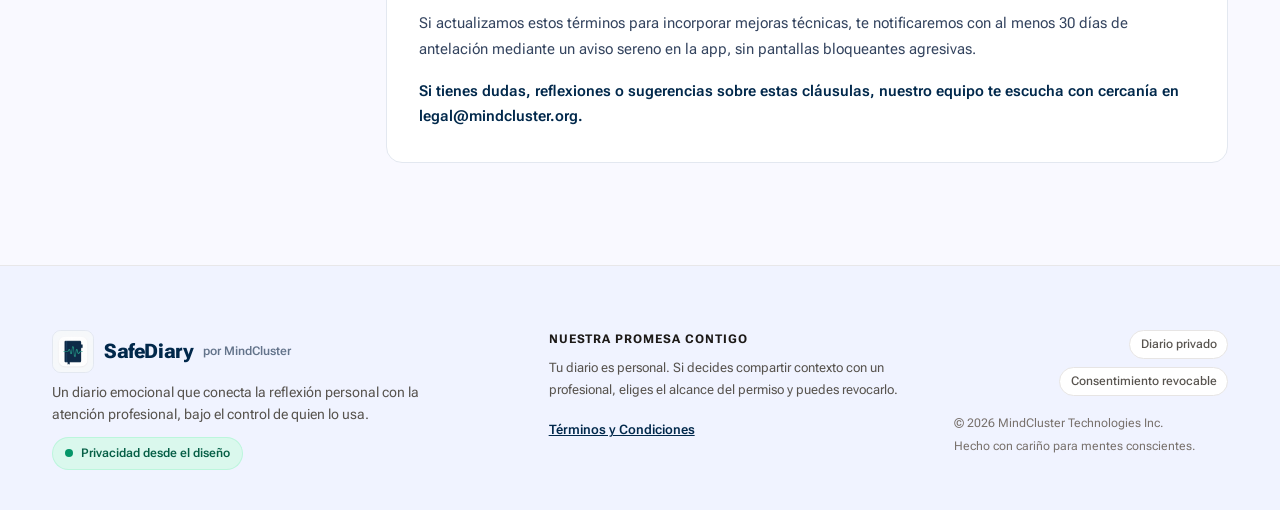
<file: pages/terms.html>
<!DOCTYPE html>
<html lang="es">
<head>
  <meta charset="UTF-8">
  <meta name="viewport" content="width=device-width, initial-scale=1.0">
  <title>SafeDiary • Términos y Condiciones</title>
  <meta name="description" content="Consulta las condiciones de uso de SafeDiary, tus derechos y las responsabilidades del servicio.">
  <meta name="theme-color" content="#01284B">

  <link rel="icon" type="image/jpeg" href="../assets/images/safediary-logo.jpeg">
  <link rel="preconnect" href="https://fonts.googleapis.com">
  <link rel="preconnect" href="https://fonts.gstatic.com" crossorigin>
  <link href="https://fonts.googleapis.com/css2?family=Roboto+Flex:wght@400;500;600;700;800&display=swap" rel="stylesheet">
  <link href="https://fonts.googleapis.com/css2?family=Material+Symbols+Outlined:wght,FILL@100..700,0..1&display=swap" rel="stylesheet">

  <link rel="stylesheet" href="../assets/css/variables.css">
  <link rel="stylesheet" href="../assets/css/main.css">
  <link rel="stylesheet" href="../assets/css/landing-refresh.css">
  <link rel="stylesheet" href="../assets/css/terms-refresh.css">
</head>
<body>

  <!-- Reusable Shared Header Container -->
  <div id="header-placeholder"></div>

  <main class="terms-page">
    <section class="terms-hero">
      <div class="container">
        <a class="terms-back" href="../index.html" data-i18n="termsBack">← Volver al inicio</a>
        <span class="hero__eyebrow" data-i18n="termsCommitmentBadge">COMPROMISO DE CLARIDAD · OCTUBRE 2026</span>
        <h1 class="terms-hero__title" data-i18n="termsMainTitle">Términos y Condiciones de SafeDiary</h1>
        <p class="terms-hero__desc" data-i18n="termsMainSubtitle">Consulta cómo funciona SafeDiary, qué puedes esperar del servicio y cuáles son tus derechos y responsabilidades.</p>
        <button type="button" onclick="window.print()" class="terms-print">
          <span class="material-symbols-outlined" aria-hidden="true">download</span>
          <span data-i18n="termsPrintBtn">Guardar una copia en PDF</span>
        </button>
      </div>
    </section>

    <!-- Editorial Main Split: Interactive Index + Content Cards -->
    <section class="container terms-body">
      <div class="terms-editorial-grid">
        
        <!-- Barra lateral de navegacion -->
        <aside class="terms-sidebar">
          <div class="terms-sidebar-box">
            <div class="terms-sidebar__head">
              <span class="terms-sidebar__label" data-i18n="termsGuideTitle">Guía de lectura</span>
              <span class="terms-sidebar__count" data-i18n="termsGuideCount">8 apartados</span>
            </div>

            <p class="terms-sidebar__desc" data-i18n="termsGuideDesc">
              Usa este índice para ir al apartado que necesitas.
            </p>

            <nav class="terms-sidebar__nav" aria-label="Índice de cláusulas">
              <a href="#pacto-honestidad" class="terms-nav-item">
                <span class="terms-nav-num">1</span>
                <span data-i18n="termsNav1">Pacto de empatía y calma</span>
              </a>
              <a href="#propiedad-palabras" class="terms-nav-item">
                <span class="terms-nav-num">2</span>
                <span data-i18n="termsNav2">Tus palabras son 100% tuyas</span>
              </a>
              <a href="#cifrado-privacidad" class="terms-nav-item">
                <span class="terms-nav-num">3</span>
                <span data-i18n="termsNav3">Cero venta & cifrado local</span>
              </a>
              <a href="#aviso-salud-mental" class="terms-nav-item">
                <span class="terms-nav-num">4</span>
                <span data-i18n="termsNav4">Aviso de salud mental</span>
              </a>
              <a href="#uso-responsable" class="terms-nav-item">
                <span class="terms-nav-num">5</span>
                <span data-i18n="termsNav5">Uso y custodia de llaves</span>
              </a>
              <a href="#planes-sostenibilidad" class="terms-nav-item">
                <span class="terms-nav-num">6</span>
                <span data-i18n="termsNav6">Sostenibilidad e integridad</span>
              </a>
              <a href="#boton-olvido" class="terms-nav-item">
                <span class="terms-nav-num">7</span>
                <span data-i18n="termsNav7">El botón de olvido absoluto</span>
              </a>
              <a href="#actualizaciones-contacto" class="terms-nav-item">
                <span class="terms-nav-num">8</span>
                <span data-i18n="termsNav8">Actualizaciones y diálogo</span>
              </a>
            </nav>

          </div>
        </aside>

        <!-- Columna de clausulas -->
        <div class="terms-content-col">
          
          <!-- Clause 1 -->
          <article class="terms-card-clause" id="pacto-honestidad">
            <div class="terms-clause-header">
              <div class="terms-clause-badge">1</div>
              <div>
                <span class="terms-clause-tag" data-i18n="termsC1Tag">Declaración inicial</span>
                <h3 class="terms-clause-title" data-i18n="termsC1Title">Un pacto basado en la empatía y la honestidad</h3>
              </div>
            </div>
            <p class="terms-clause-p" data-i18n="termsC1Body">
              SafeDiary es un servicio de autorreflexión y diario consciente operado por MindCluster Technologies Inc. Al abrir la app o utilizar cualquiera de sus funciones, aceptas relacionarte con nosotros bajo estos términos, concebidos para garantizar un entorno exento de toxicidad, sin algoritmos adictivos ni notificaciones abusivas diseñadas para mantenerte despierto o ansioso.
            </p>
            <div style="padding: 1rem 1.25rem; border-radius: 1rem; background: #f8fafc; border: 1px solid #e2e8f0; display: flex; align-items: flex-start; gap: 0.75rem;">
              <span class="material-symbols-outlined" style="color: var(--color-primary); font-size: 20px; flex-shrink: 0; margin-top: 0.15rem;">check_circle</span>
              <p style="font-size: 0.8125rem; color: #57534e; line-height: 1.6;" data-i18n="termsC1Check">
                Nos comprometemos a nunca modificar estas bases con fines comerciales ocultos. Cualquier ajuste siempre preservará el carácter no extractivo y reparador de la plataforma.
              </p>
            </div>
          </article>

          <!-- Clause 2 -->
          <article class="terms-card-clause" id="propiedad-palabras">
            <div class="terms-clause-header">
              <div class="terms-clause-badge">2</div>
              <div>
                <span class="terms-clause-tag" data-i18n="termsC2Tag">Tu voz y tus creaciones</span>
                <h3 class="terms-clause-title" data-i18n="termsC2Title">Tus palabras son 100% tuyas</h3>
              </div>
            </div>
            <p class="terms-clause-p" data-i18n="termsC2Body">
              Cualquier palabra, nota de voz, dibujo, reflexión, registro de ánimo o silencio que plasmes en SafeDiary es de tu exclusiva propiedad moral e intelectual.
            </p>
            <ul style="list-style: none; display: flex; flex-direction: column; gap: 0.75rem; font-size: 0.875rem; color: #44403c;">
              <li style="display: flex; align-items: flex-start; gap: 0.625rem;">
                <span class="material-symbols-outlined" style="color: var(--color-primary); font-size: 18px; flex-shrink: 0; margin-top: 0.15rem;">radio_button_checked</span>
                <span data-i18n="termsC2Point1"><strong>Sin cesión de licencias:</strong> No nos otorgas ninguna licencia para reproducir, publicar, extraer citas o entrenar modelos de Inteligencia Artificial colectivos con tus escritos personales.</span>
              </li>
              <li style="display: flex; align-items: flex-start; gap: 0.625rem;">
                <span class="material-symbols-outlined" style="color: var(--color-primary); font-size: 18px; flex-shrink: 0; margin-top: 0.15rem;">radio_button_checked</span>
                <span data-i18n="termsC2Point2"><strong>Tus memorias son tuyas:</strong> Tienes la libertad de exportar en cualquier momento todos tus registros a texto plano (.txt) o JSON limpio sin pagar comisiones ni sufrir trabas artificiales.</span>
              </li>
            </ul>
          </article>

          <!-- Clause 3 -->
          <article class="terms-card-clause" id="cifrado-privacidad">
            <div class="terms-clause-header">
              <div class="terms-clause-badge">3</div>
              <div>
                <span class="terms-clause-tag" data-i18n="termsC3Tag">Seguridad tangible</span>
                <h3 class="terms-clause-title" data-i18n="termsC3Title">Cero venta de datos y cifrado local</h3>
              </div>
            </div>
            <p class="terms-clause-p" data-i18n="termsC3Body">
              El modelo de negocio de SafeDiary rechaza de raíz la economía de la vigilancia. Jamás hemos vendido, alquilado ni transferido perfiles conductuales, ni lo haremos jamás.
            </p>

            <!-- Diagram: Architecture of Local Privacy -->
            <div class="terms-crypto-box" style="display: flex; flex-direction: column; gap: 1rem;">
              <div style="display: flex; flex-wrap: wrap; align-items: center; justify-content: space-between; gap: 1rem;">
                <div style="display: flex; align-items: center; gap: 0.75rem;">
                  <div style="width: 2.75rem; height: 2.75rem; border-radius: 50%; background: #ffffff; color: var(--color-primary); display: flex; align-items: center; justify-content: center; box-shadow: 0 1px 3px rgba(0,0,0,0.05); flex-shrink: 0;">
                    <span class="material-symbols-outlined" style="font-size: 24px;">smartphone</span>
                  </div>
                  <div>
                    <div style="font-size: 0.875rem; font-weight: 700; color: #1c1917;" data-i18n="termsC3DeviceTitle">Tu dispositivo (Teléfono o Tableta)</div>
                    <div style="font-size: 0.75rem; color: #57534e;" data-i18n="termsC3DeviceSub">Cifra con clave AES-256 generada en el hardware</div>
                  </div>
                </div>

                <div style="display: flex; align-items: center; gap: 0.35rem; color: var(--color-primary); font-size: 0.75rem; font-weight: 700;">
                  <span class="material-symbols-outlined" style="font-size: 18px;">arrow_forward</span>
                  <span data-i18n="termsC3DeviceArrow">Inmune a terceros</span>
                </div>

                <div style="display: flex; align-items: center; gap: 0.75rem;">
                  <div style="width: 2.75rem; height: 2.75rem; border-radius: 50%; background: #ffffff; color: #78716c; display: flex; align-items: center; justify-content: center; box-shadow: 0 1px 3px rgba(0,0,0,0.05); flex-shrink: 0;">
                    <span class="material-symbols-outlined" style="font-size: 24px;">cloud_off</span>
                  </div>
                  <div>
                    <div style="font-size: 0.875rem; font-weight: 700; color: #1c1917;" data-i18n="termsC3ServerTitle">Servidores MindCluster</div>
                    <div style="font-size: 0.75rem; color: #57534e;" data-i18n="termsC3ServerSub">Sin acceso a texto legible ni fotos</div>
                  </div>
                </div>
              </div>
            </div>

            <p style="font-size: 0.8125rem; color: #57534e; line-height: 1.6;" data-i18n="termsC3Note">
              Nuestros ingenieros no tienen puertas traseras (backdoors) ni credenciales maestras. Si alguien nos solicitase judicialmente el contenido de tus diarios, sólo podríamos entregar cadenas de bytes matemáticamente incomprensibles.
            </p>
          </article>

          <!-- Clause 4 (Medical Alert) -->
          <article class="terms-card-clause terms-card-clause--notice" id="aviso-salud-mental">
            <div class="terms-clause-header">
              <div class="terms-clause-badge">
                <span class="material-symbols-outlined" style="font-size: 20px;">local_florist</span>
              </div>
              <div>
                <span class="terms-clause-tag" data-i18n="termsC4Tag">Cuidado mutuo y seguridad vital</span>
                <h3 class="terms-clause-title" data-i18n="termsC4Title">Aviso médico y de salud mental importante</h3>
              </div>
            </div>
            <p class="terms-clause-p terms-clause-p--strong" data-i18n="termsC4Bold">
              SafeDiary es un espacio de autorreflexión personal, desahogo sereno y registro de hábitos de bienestar, NO es un servicio de psiquiatría, psicoterapia, telemedicina ni sustituto de atención médica de urgencias.
            </p>
            <p class="terms-clause-p" data-i18n="termsC4Body">
              Nuestras preguntas guiadas, respiraciones sonoras y ejercicios de gratitud son herramientas de acompañamiento cotidiano para mentes sanas o en procesos terapéuticos guiados por profesionales colegiados.
            </p>

            <!-- Emergency Card -->
            <div class="terms-emergency-box">
              <div style="display: flex; align-items: flex-start; gap: 0.75rem;">
                <span class="material-symbols-outlined" style="color: #e11d48; font-size: 22px; flex-shrink: 0; margin-top: 0.15rem;">favorite</span>
                <div>
                  <div style="font-size: 0.875rem; font-weight: 700; color: #1c1917;" data-i18n="termsC4EmergencyTitle">¿Atraviesas un momento de angustia severa o crisis aguda?</div>
                  <div style="font-size: 0.75rem; color: #57534e; margin-top: 0.2rem;" data-i18n="termsC4EmergencySub">Existen personas preparadas y disponibles 24/7 para escucharte con empatía.</div>
                </div>
              </div>
              <div style="display: flex; flex-wrap: wrap; gap: 0.5rem; padding-top: 0.25rem;">
                <a href="tel:024" style="padding: 0.35rem 0.875rem; border-radius: var(--radius-full); background: #ffe4e6; color: #be123c; font-size: 0.75rem; font-weight: 700; text-decoration: none;" data-i18n="termsC4LineEs">
                  Línea 024 (España)
                </a>
                <a href="tel:988" style="padding: 0.35rem 0.875rem; border-radius: var(--radius-full); background: #ffe4e6; color: #be123c; font-size: 0.75rem; font-weight: 700; text-decoration: none;" data-i18n="termsC4LineIntl">
                  Línea 988 (USA/Intl)
                </a>
              </div>
            </div>
          </article>

          <!-- Clause 5 -->
          <article class="terms-card-clause" id="uso-responsable">
            <div class="terms-clause-header">
              <div class="terms-clause-badge">5</div>
              <div>
                <span class="terms-clause-tag" data-i18n="termsC5Tag">Corresponsabilidad</span>
                <h3 class="terms-clause-title" data-i18n="termsC5Title">Tu cuenta y la custodia de llaves locales</h3>
              </div>
            </div>
            <p class="terms-clause-p" data-i18n="termsC5Body">
              Dado que la llave de descifrado nunca sube a la nube sin tu consentimiento explícito, tú eres la persona responsable de recordar tu código PIN, patrón o clave maestra biométrica configurada en tu dispositivo.
            </p>
            <div style="display: grid; grid-template-columns: repeat(auto-fit, minmax(220px, 1fr)); gap: 0.75rem;">
              <div style="padding: 1rem; border-radius: 1rem; background: #f8fafc; border: 1px solid #e2e8f0;">
                <div style="display: flex; align-items: center; gap: 0.5rem; color: var(--color-primary); font-weight: 700; font-size: 0.8125rem;">
                  <span class="material-symbols-outlined" style="font-size: 18px;">key</span>
                  <span data-i18n="termsC5SeedTitle">Frase de rescate</span>
                </div>
                <p style="font-size: 0.75rem; color: #57534e; line-height: 1.55; margin-top: 0.35rem;" data-i18n="termsC5SeedDesc">
                  Te sugerimos guardar tus 12 palabras de recuperación en un lugar físico seguro, tal como harías con el candado de un diario físico.
                </p>
              </div>

              <div style="padding: 1rem; border-radius: 1rem; background: #f8fafc; border: 1px solid #e2e8f0;">
                <div style="display: flex; align-items: center; gap: 0.5rem; color: var(--color-primary); font-weight: 700; font-size: 0.8125rem;">
                  <span class="material-symbols-outlined" style="font-size: 18px;">fingerprint</span>
                  <span data-i18n="termsC5BioTitle">Biometría local</span>
                </div>
                <p style="font-size: 0.75rem; color: #57534e; line-height: 1.55; margin-top: 0.35rem;" data-i18n="termsC5BioDesc">
                  El acceso por FaceID o huella es gestionado por la zona segura de tu teléfono. SafeDiary nunca almacena tu biometría.
                </p>
              </div>
            </div>
          </article>

          <!-- Clause 6 -->
          <article class="terms-card-clause" id="planes-sostenibilidad">
            <div class="terms-clause-header">
              <div class="terms-clause-badge">6</div>
              <div>
                <span class="terms-clause-tag" data-i18n="termsC6Tag">Modelo justo</span>
                <h3 class="terms-clause-title" data-i18n="termsC6Title">Planes, mecenazgo y sostenibilidad</h3>
              </div>
            </div>
            <p class="terms-clause-p" data-i18n="termsC6Body">
              Para sostener a nuestros diseñadores e infraestructura de respaldo seguro sin recurrir a la venta de anuncios, SafeDiary ofrece suscripciones opcionales transparentes ('SafeDiary Serenity').
            </p>
            <ul style="list-style: none; display: flex; flex-direction: column; gap: 0.5rem; font-size: 0.8125rem; color: #57534e;">
              <li style="display: flex; align-items: flex-start; gap: 0.5rem;">
                <span class="material-symbols-outlined" style="color: var(--color-primary); font-size: 16px; margin-top: 0.15rem;">check</span>
                <span data-i18n="termsC6Point1"><strong>Sin renovaciones sorpresa:</strong> Cancelación inmediata con un solo toque desde los ajustes de la tienda de aplicaciones o desde tu panel.</span>
              </li>
              <li style="display: flex; align-items: flex-start; gap: 0.5rem;">
                <span class="material-symbols-outlined" style="color: var(--color-primary); font-size: 16px; margin-top: 0.15rem;">check</span>
                <span data-i18n="termsC6Point2"><strong>Si dejas el plan de pago:</strong> Nunca perderás tus escritos históricos. Tu diario permanece intacto en tu terminal para siempre.</span>
              </li>
            </ul>
          </article>

          <!-- Clause 7 -->
          <article class="terms-card-clause" id="boton-olvido">
            <div class="terms-clause-header">
              <div class="terms-clause-badge">7</div>
              <div>
                <span class="terms-clause-tag" data-i18n="termsC7Tag">Soberanía final</span>
                <h3 class="terms-clause-title" data-i18n="termsC7Title">Despedida y borrado total ('El botón de olvido')</h3>
              </div>
            </div>
            <p class="terms-clause-p" data-i18n="termsC7Body">
              Creemos que la libertad digital incluye el derecho inequívoco a desaparecer sin rastro ni ataduras. Si decides que es momento de cerrar esta etapa y despedirte de SafeDiary:
            </p>

            <div class="terms-erase-box">
              <div style="display: flex; align-items: center; gap: 0.75rem;">
                <div style="width: 2.5rem; height: 2.5rem; border-radius: 50%; background: #ffe4e6; color: #be123c; display: flex; align-items: center; justify-content: center; flex-shrink: 0;">
                  <span class="material-symbols-outlined" style="font-size: 20px;">delete_forever</span>
                </div>
                <div>
                  <div style="font-size: 0.875rem; font-weight: 700; color: #1c1917;" data-i18n="termsC7EraseTitle">Borrado Criptográfico Irreversible</div>
                  <div style="font-size: 0.75rem; color: #57534e;" data-i18n="termsC7EraseSub">Destruye de inmediato las claves en tu dispositivo y purga respaldos cifrados.</div>
                </div>
              </div>
              <span style="padding: 0.35rem 0.75rem; border-radius: var(--radius-full); background: #ffffff; color: #be123c; font-size: 0.75rem; font-weight: 700; box-shadow: 0 1px 2px rgba(0,0,0,0.05);" data-i18n="termsC7EraseTime">
                En menos de 3 segundos
              </span>
            </div>

            <p style="font-size: 0.8125rem; color: #57534e; line-height: 1.6;" data-i18n="termsC7EraseNote">
              No dejamos identificadores retenidos en servidores oscuros ('tombstones'). Cuando borras, desaparece de verdad.
            </p>
          </article>

          <!-- Clause 8 -->
          <article class="terms-card-clause" id="actualizaciones-contacto">
            <div class="terms-clause-header">
              <div class="terms-clause-badge">8</div>
              <div>
                <span class="terms-clause-tag" data-i18n="termsC8Tag">Evolución compartida</span>
                <h3 class="terms-clause-title" data-i18n="termsC8Title">Actualizaciones y canales de diálogo abierto</h3>
              </div>
            </div>
            <p class="terms-clause-p" data-i18n="termsC8Body">
              Si actualizamos estos términos para incorporar mejoras técnicas, te notificaremos con al menos 30 días de antelación mediante un aviso sereno en la app, sin pantallas bloqueantes agresivas.
            </p>
            <p class="terms-clause-p" style="color: var(--color-primary); font-weight: 600;" data-i18n="termsC8ContactText">
              Si tienes dudas, reflexiones o sugerencias sobre estas cláusulas, nuestro equipo te escucha con cercanía en legal@mindcluster.org.
            </p>
          </article>
        </div>
      </div>
    </section>
  </main>

  <!-- Reusable Shared Footer Container -->
  <div id="footer-placeholder"></div>

  <!-- Logica de la pagina -->
  <script type="module">
    import { loadSharedComponents } from '../assets/js/components/include.js';
    document.addEventListener('DOMContentLoaded', () => {
      loadSharedComponents({ isSubfolder: true });

      const clauses = document.querySelectorAll('.terms-card-clause');
      const navLinks = document.querySelectorAll('.terms-nav-item');

      function updateActiveClause() {
        const scrollY = window.pageYOffset + 140;
        clauses.forEach((clause) => {
          const top = clause.offsetTop;
          const height = clause.offsetHeight;
          const id = clause.getAttribute('id');

          if (scrollY >= top && scrollY < top + height) {
            navLinks.forEach((link) => {
              if (link.getAttribute('href') === `#${id}`) {
                link.classList.add('active');
              } else {
                link.classList.remove('active');
              }
            });
          }
        });
      }

      window.addEventListener('scroll', updateActiveClause, { passive: true });
      updateActiveClause();
    });
  </script>
</body>
</html>
</file>
<file: assets/css/variables.css>
/* Tokens del sistema de diseño SafeDiary */

:root {
  /* Colors - Safe Diary Warmth Palette */
  --color-primary: #00685f;
  --color-primary-container: #008378;
  --color-primary-hover: #004e47;
  --color-primary-light: #e6f7f4;
  --color-primary-fixed: #89f5e7;
  --color-secondary: #006b5f;
  --color-secondary-container: #e6f7f4;
  --color-secondary-mint: #2dd4bf;
  --color-secondary-light: #62fae3;
  --color-tertiary: #00685c;

  /* Neutrals & Surfaces */
  --color-bg: #fcfbf9;
  --color-bg-alt: #f7f5f0;
  --color-surface: #ffffff;
  --color-surface-subtle: #f8fafc;
  --color-surface-container: #f1f5f9;
  --color-surface-container-high: #e2e8f0;

  /* Typography Colors */
  --color-text-main: #0f172a;
  --color-text-muted: #475569;
  --color-text-light: #64748b;
  --color-text-inverse: #ffffff;

  /* Emotional Accents */
  --color-mint-soft: #ecfdf5;
  --color-mint-border: #a7f3d0;
  --color-mint-text: #065f46;
  --color-sky-soft: #f0f9ff;
  --color-sky-border: #bae6fd;
  --color-sky-text: #0369a1;
  --color-amber-soft: #fffbeb;
  --color-amber-border: #fde68a;
  --color-amber-text: #92400e;
  --color-rose-soft: #fff1f2;
  --color-rose-border: #fecdd3;
  --color-rose-text: #9f1239;

  /* Borders & Dividers */
  --color-border: #e2e8f0;
  --color-border-subtle: rgba(226, 232, 240, 0.7);
  --color-border-focus: rgba(0, 104, 95, 0.4);

  /* Typography */
  --font-family: 'Plus Jakarta Sans', system-ui, -apple-system, BlinkMacSystemFont, 'Segoe UI', Roboto, sans-serif;

  /* Radii */
  --radius-sm: 0.5rem;
  --radius-md: 1rem;
  --radius-lg: 1.5rem;
  --radius-xl: 2rem;
  --radius-2xl: 2.5rem;
  --radius-full: 9999px;

  /* Shadows - Warm morning diffusion */
  --shadow-sm: 0 2px 8px -2px rgba(15, 23, 42, 0.05);
  --shadow-md: 0 10px 30px -6px rgba(15, 23, 42, 0.06), 0 2px 6px -1px rgba(15, 23, 42, 0.04);
  --shadow-lg: 0 18px 50px -12px rgba(28, 25, 23, 0.08), 0 4px 12px -2px rgba(0, 0, 0, 0.03);
  --shadow-glow: 0 0 28px rgba(0, 131, 120, 0.2);

  /* Transitions */
  --transition-fast: 0.2s cubic-bezier(0.16, 1, 0.3, 1);
  --transition-normal: 0.3s cubic-bezier(0.16, 1, 0.3, 1);
  --transition-slow: 0.5s cubic-bezier(0.16, 1, 0.3, 1);

  /* Max widths */
  --container-max-width: 1240px;
}
</file>
<file: assets/css/main.css>
@import url('variables.css');

/* Base y reset */

*, *::before, *::after {
  box-sizing: border-box;
  margin: 0;
  padding: 0;
}

html {
  scroll-behavior: smooth;
  font-size: 16px;
  -webkit-text-size-adjust: 100%;
}

body {
  font-family: var(--font-family);
  background-color: var(--color-bg);
  color: var(--color-text-main);
  line-height: 1.6;
  overflow-x: clip;
  -webkit-font-smoothing: antialiased;
  -moz-osx-font-smoothing: grayscale;
}

::selection {
  background: #ccfbf1;
  color: #0f766e;
}

a {
  color: inherit;
  text-decoration: none;
  transition: color var(--transition-fast);
}

button, input, textarea {
  font-family: inherit;
}

button {
  cursor: pointer;
  border: none;
  background: none;
}

img, svg {
  display: block;
  max-width: 100%;
}

/* Contenedores y utilidades */

.container {
  width: 100%;
  max-width: 1240px;
  margin-left: auto;
  margin-right: auto;
  padding-left: 1.25rem;
  padding-right: 1.25rem;
}

@media (min-width: 768px) {
  .container {
    padding-left: 2rem;
    padding-right: 2rem;
  }
}

.section {
  padding-top: 5.5rem;
  padding-bottom: 5.5rem;
  position: relative;
}

.section--alt {
  background-color: #f7f5f0;
}

.section--white {
  background-color: #ffffff;
  border-top: 1px solid rgba(231, 229, 228, 0.7);
  border-bottom: 1px solid rgba(231, 229, 228, 0.7);
}

.section-header {
  text-align: center;
  max-width: 760px;
  margin: 0 auto 3.5rem auto;
}

.section-header--left {
  text-align: left;
  max-width: none;
  margin: 0 0 3rem 0;
  display: flex;
  flex-direction: column;
  justify-content: space-between;
  border-bottom: 1px solid rgba(231, 229, 228, 0.8);
  padding-bottom: 1.75rem;
}

@media (min-width: 768px) {
  .section-header--left {
    flex-direction: row;
    align-items: flex-end;
    gap: 2rem;
  }
}

.badge-tag {
  display: inline-flex;
  align-items: center;
  gap: 0.5rem;
  padding: 0.375rem 1.125rem;
  border-radius: var(--radius-full);
  font-size: 0.8125rem;
  font-weight: 600;
  letter-spacing: 0.02em;
  background: rgba(255, 255, 255, 0.95);
  border: 1px solid rgba(226, 232, 240, 0.9);
  color: var(--color-primary);
  box-shadow: 0 1px 3px rgba(0, 0, 0, 0.04);
  margin-bottom: 1.25rem;
}

.badge-tag--pulse-dot::before {
  content: '';
  width: 8px;
  height: 8px;
  border-radius: 50%;
  background: #10b981;
  box-shadow: 0 0 8px #10b981;
  animation: pulse-dot 2s infinite;
}

@keyframes pulse-dot {
  0%, 100% { opacity: 1; transform: scale(1); }
  50% { opacity: 0.4; transform: scale(0.85); }
}

.section-category {
  font-size: 0.75rem;
  font-weight: 800;
  text-transform: uppercase;
  letter-spacing: 0.08em;
  color: var(--color-primary);
  display: inline-block;
  margin-bottom: 0.75rem;
}

.section-title {
  font-size: 2.125rem;
  font-weight: 800;
  line-height: 1.2;
  letter-spacing: -0.025em;
  color: var(--color-text-main);
  margin-bottom: 0.75rem;
}

@media (min-width: 768px) {
  .section-title {
    font-size: 2.625rem;
  }
}

.section-subtitle {
  font-size: 1.0625rem;
  color: var(--color-text-muted);
  line-height: 1.7;
}

/* Botones y controles */

.btn {
  display: inline-flex;
  align-items: center;
  justify-content: center;
  gap: 0.5rem;
  padding: 0.6875rem 1.5rem;
  border-radius: var(--radius-full);
  font-size: 0.9375rem;
  font-weight: 600;
  transition: all var(--transition-normal);
  text-decoration: none;
  white-space: nowrap;
}

.btn:active {
  transform: scale(0.97);
}

.btn--primary {
  background-color: var(--color-primary);
  color: var(--color-text-inverse);
  box-shadow: 0 4px 14px rgba(0, 104, 95, 0.2);
}

.btn--primary:hover {
  background-color: var(--color-primary-hover);
  box-shadow: 0 6px 20px rgba(0, 104, 95, 0.3);
  color: var(--color-text-inverse);
}

.btn--secondary {
  background-color: var(--color-secondary-container);
  color: var(--color-primary);
}

.btn--secondary:hover {
  background-color: #d1f2eb;
}

.btn--outline {
  border: 1px solid var(--color-border);
  background: var(--color-surface);
  color: var(--color-text-main);
}

.btn--outline:hover {
  border-color: var(--color-primary);
  color: var(--color-primary);
}

/* Barra de navegacion principal */

.header {
  position: fixed;
  top: 0;
  left: 0;
  right: 0;
  height: 5rem; /* 80px */
  z-index: 100;
  background: rgba(252, 251, 249, 0.88);
  backdrop-filter: blur(16px);
  -webkit-backdrop-filter: blur(16px);
  border-bottom: 1px solid rgba(231, 229, 228, 0.7);
  transition: all var(--transition-normal);
}

.header__content {
  height: 100%;
  display: flex;
  align-items: center;
  justify-content: space-between;
  gap: 1.5rem;
}

.brand {
  display: flex;
  align-items: center;
  gap: 0.75rem;
  flex-shrink: 0;
}

.brand__logo {
  width: 2.625rem;
  height: 2.625rem;
  border-radius: 1rem;
  background: linear-gradient(135deg, #e6f7f4 0%, #ccfbf1 100%);
  border: 1px solid #99f6e4;
  display: flex;
  align-items: center;
  justify-content: center;
  color: var(--color-primary);
  box-shadow: 0 1px 3px rgba(0, 0, 0, 0.04);
  transition: transform var(--transition-normal);
}

.brand:hover .brand__logo {
  transform: scale(1.05);
}

.brand__text {
  display: flex;
  flex-direction: column;
}

.brand__name {
  font-size: 1.25rem;
  font-weight: 700;
  color: #1c1917;
  letter-spacing: -0.02em;
  line-height: 1.1;
}

.brand__tagline {
  font-size: 0.6875rem;
  font-weight: 600;
  color: var(--color-primary);
  margin-top: 0.2rem;
  letter-spacing: 0.015em;
  white-space: nowrap;
}

.nav-menu {
  display: none;
  align-items: center;
  gap: 0.375rem;
  padding: 0.375rem 0.5rem;
  border-radius: var(--radius-full);
  background: rgba(245, 245, 244, 0.85);
  border: 1px solid rgba(231, 229, 228, 0.85);
  flex-shrink: 0;
}

@media (min-width: 1240px) {
  .nav-menu {
    display: flex;
  }
}

.nav-link {
  display: inline-flex;
  align-items: center;
  padding: 0.5rem 1.05rem;
  border-radius: var(--radius-full);
  font-size: 0.875rem;
  font-weight: 500;
  color: #57534e;
  white-space: nowrap !important;
  transition: all var(--transition-fast);
  line-height: 1.2;
}

.nav-link:hover, .nav-link.active {
  background: #ffffff;
  color: #1c1917;
  font-weight: 600;
  box-shadow: 0 1px 3px rgba(0, 0, 0, 0.06);
}

.header__actions {
  display: flex;
  align-items: center;
  gap: 0.75rem;
  flex-shrink: 0;
}

.lang-toggle {
  display: inline-flex;
  align-items: center;
  padding: 0.25rem;
  border-radius: var(--radius-full);
  background: rgba(245, 245, 244, 0.85);
  border: 1px solid rgba(231, 229, 228, 0.85);
}

.lang-btn {
  padding: 0.3rem 0.65rem;
  border-radius: var(--radius-full);
  font-size: 0.75rem;
  font-weight: 700;
  text-transform: uppercase;
  color: #78716c;
  transition: all var(--transition-fast);
  line-height: 1;
}

.lang-btn.active {
  background: #ffffff;
  color: #1c1917;
  font-weight: 800;
  box-shadow: 0 1px 2px rgba(0, 0, 0, 0.06);
}

.mobile-menu-btn {
  display: flex;
  align-items: center;
  justify-content: center;
  width: 2.5rem;
  height: 2.5rem;
  border-radius: var(--radius-md);
  background: var(--color-surface);
  border: 1px solid var(--color-border);
  color: var(--color-text-main);
}

@media (min-width: 1240px) {
  .mobile-menu-btn {
    display: none;
  }
}

@media (max-width: 480px) {
  .header__content,
  .header__actions {
    gap: 0.5rem;
  }

  .lang-btn {
    padding-inline: 0.5rem;
  }

  #headerCtaBtn {
    display: none;
  }
}

.mobile-nav {
  display: none;
  position: fixed;
  top: 5rem;
  left: 0;
  right: 0;
  background: #ffffff;
  border-bottom: 1px solid var(--color-border);
  padding: 1.5rem;
  box-shadow: var(--shadow-lg);
  flex-direction: column;
  gap: 0.75rem;
  z-index: 99;
}

.mobile-nav.open {
  display: flex;
}

.mobile-nav .nav-link {
  padding: 0.75rem 1rem;
  font-size: 1rem;
}

/* Seccion principal */

.hero {
  padding-top: 8.5rem;
  padding-bottom: 5.5rem;
  position: relative;
  overflow: hidden;
  background: radial-gradient(circle at 50% 10%, rgba(254, 243, 199, 0.5) 0%, rgba(204, 251, 241, 0.35) 40%, transparent 75%);
}

.hero__aura {
  position: absolute;
  top: 8%;
  left: 50%;
  transform: translateX(-50%);
  width: 850px;
  height: 520px;
  background: radial-gradient(circle, rgba(204, 251, 241, 0.5) 0%, rgba(254, 243, 199, 0.3) 50%, transparent 80%);
  filter: blur(100px);
  pointer-events: none;
  z-index: 0;
}

.hero__content {
  position: relative;
  z-index: 1;
  text-align: center;
  max-width: 820px;
  margin: 0 auto;
}

.hero__title {
  font-size: 2.375rem;
  font-weight: 800;
  line-height: 1.18;
  letter-spacing: -0.025em;
  color: #1c1917;
  margin-top: 1rem;
  margin-bottom: 1rem;
}

@media (min-width: 768px) {
  .hero__title {
    font-size: 3.25rem;
  }
}

.hero__title-accent {
  color: var(--color-primary);
  display: block;
  font-weight: 600;
  margin-top: 0.25rem;
}

.hero__desc {
  font-size: 1.125rem;
  color: var(--color-text-muted);
  max-width: 640px;
  margin: 0 auto 2.5rem auto;
  line-height: 1.7;
}

/* Journal Notebook Card */
.journal-card {
  background: #ffffff;
  border-radius: 1.75rem;
  border: 1px solid rgba(231, 229, 228, 0.95);
  box-shadow: 0 18px 50px -12px rgba(28, 25, 23, 0.08), 0 1px 3px rgba(0, 0, 0, 0.04);
  padding: 1.75rem;
  text-align: left;
  transition: all var(--transition-normal);
  max-width: 760px;
  margin: 0 auto;
  position: relative;
  overflow: hidden;
}

@media (min-width: 768px) {
  .journal-card {
    padding: 2.25rem;
  }
}

.journal-card__header {
  display: flex;
  align-items: center;
  justify-content: space-between;
  flex-wrap: wrap;
  gap: 0.75rem;
  padding-bottom: 1rem;
  border-bottom: 1px solid #f5f5f4;
  margin-bottom: 1rem;
}

.journal-card__meta {
  display: flex;
  align-items: center;
  gap: 0.5rem;
  font-size: 0.8125rem;
  font-weight: 500;
  color: #78716c;
}

.journal-card__meta .material-symbols-outlined {
  font-size: 1.125rem;
  color: #d97706;
}

.journal-card__security-pill {
  display: inline-flex;
  align-items: center;
  gap: 0.35rem;
  font-size: 0.75rem;
  font-weight: 600;
  color: #065f46;
  background: #ecfdf5;
  border: 1px solid #a7f3d0;
  padding: 0.25rem 0.75rem;
  border-radius: var(--radius-full);
}

.journal-card__textarea {
  width: 100%;
  min-height: 110px;
  background: transparent;
  border: none;
  outline: none;
  resize: none;
  font-size: 1.0625rem;
  line-height: 1.7;
  color: var(--color-text-main);
}

.journal-card__textarea::placeholder {
  color: #a8a29e;
  font-style: italic;
}

.journal-card__footer {
  display: flex;
  align-items: center;
  justify-content: space-between;
  flex-wrap: wrap;
  gap: 1rem;
  padding-top: 1rem;
  border-top: 1px solid #f5f5f4;
}

.journal-card__actions {
  display: flex;
  align-items: center;
  gap: 0.6rem;
  flex-wrap: wrap;
}

.action-pill-btn {
  display: inline-flex;
  align-items: center;
  gap: 0.4rem;
  padding: 0.5rem 1rem;
  border-radius: var(--radius-full);
  font-size: 0.8125rem;
  font-weight: 500;
  background: #f5f5f4;
  color: #292524;
  border: 1px solid transparent;
  transition: all var(--transition-fast);
}

.action-pill-btn:hover {
  background: #e7e5e4;
}

.action-pill-btn--amber {
  background: #fffbeb;
  color: #92400e;
  border-color: #fde68a;
}

.action-pill-btn--amber:hover {
  background: #fef3c7;
}

.recording-indicator {
  display: none;
  align-items: center;
  gap: 0.35rem;
  background: #ffe4e6;
  color: #be123c;
  padding: 0.2rem 0.6rem;
  border-radius: var(--radius-full);
  font-size: 0.6875rem;
  font-weight: 700;
  letter-spacing: 0.05em;
  animation: pulse-badge 1.5s infinite;
}

.recording-indicator.active {
  display: inline-flex;
}

/* Modal de confirmacion de reflexion */
.reflection-drawer {
  display: none;
  margin: 1.5rem -1.75rem -1.75rem -1.75rem;
  padding: 1rem 1.75rem;
  background: rgba(236, 253, 245, 0.7);
  border-top: 1px solid #a7f3d0;
  font-size: 0.8125rem;
  color: #065f46;
  justify-content: space-between;
  align-items: center;
  animation: slide-up 0.3s ease-out;
}

@media (min-width: 768px) {
  .reflection-drawer {
    margin: 1.75rem -2.25rem -2.25rem -2.25rem;
    padding: 1.25rem 2.25rem;
  }
}

.reflection-drawer.visible {
  display: flex;
}

/* Supportive Pill Suggestions under journal */
.supportive-pills-wrap {
  display: flex;
  flex-wrap: wrap;
  align-items: center;
  justify-content: center;
  gap: 0.625rem;
  margin-top: 1.5rem;
  width: 100%;
}

.supportive-pill-btn {
  display: inline-flex;
  align-items: center;
  gap: 0.5rem;
  padding: 0.5rem 1rem;
  border-radius: var(--radius-full);
  background: rgba(255, 255, 255, 0.85);
  color: #44403c;
  font-size: 0.8125rem;
  font-weight: 500;
  border: 1px solid rgba(231, 229, 228, 0.85);
  box-shadow: 0 1px 2px rgba(0, 0, 0, 0.03);
  transition: all 0.2s ease;
}

.supportive-pill-btn:hover {
  background: #ffffff;
  border-color: #cbd5e1;
  transform: translateY(-1px);
}

.trust-assurances-row {
  display: flex;
  flex-wrap: wrap;
  align-items: center;
  justify-content: center;
  gap: 1rem;
  font-size: 0.75rem;
  color: #78716c;
  font-weight: 500;
  margin-top: 2rem;
}

.trust-item {
  display: flex;
  align-items: center;
  gap: 0.35rem;
}

.trust-item .material-symbols-outlined {
  color: var(--color-primary);
  font-size: 1rem;
}

/* Tarjetas de garantia y tranquilidad */

.reassurance-section {
  width: 100%;
  margin-top: -1.5rem;
  position: relative;
  z-index: 20;
}

.reassurance-bar {
  background: #ffffff;
  border-radius: 1.5rem;
  padding: 1.75rem;
  box-shadow: 0 10px 35px -8px rgba(28, 25, 23, 0.06);
  border: 1px solid rgba(231, 229, 228, 0.9);
}

@media (min-width: 768px) {
  .reassurance-bar {
    padding: 2rem;
  }
}

.reassurance-grid {
  display: grid;
  grid-template-columns: 1fr;
  gap: 1.5rem;
}

@media (min-width: 640px) {
  .reassurance-grid {
    grid-template-columns: repeat(2, 1fr);
  }
}

@media (min-width: 1024px) {
  .reassurance-grid {
    grid-template-columns: repeat(4, 1fr);
  }
}

.reassurance-item {
  display: flex;
  align-items: flex-start;
  gap: 0.875rem;
}

.reassurance-icon-box {
  width: 2.75rem;
  height: 2.75rem;
  border-radius: 1rem;
  display: flex;
  align-items: center;
  justify-content: center;
  flex-shrink: 0;
  border: 1px solid transparent;
}

.reassurance-icon-box--emerald {
  background: #ecfdf5;
  color: var(--color-primary);
  border-color: #d1fae5;
}

.reassurance-icon-box--amber {
  background: #fffbeb;
  color: #b45309;
  border-color: #fde68a;
}

.reassurance-icon-box--sky {
  background: #f0f9ff;
  color: #0369a1;
  border-color: #bae6fd;
}

.reassurance-icon-box--rose {
  background: #fff1f2;
  color: #be123c;
  border-color: #fecdd3;
}

.reassurance-item__title {
  font-size: 0.875rem;
  font-weight: 700;
  color: #1c1917;
  line-height: 1.25;
}

.reassurance-item__desc {
  font-size: 0.75rem;
  color: #57534e;
  line-height: 1.55;
  margin-top: 0.25rem;
}

/* Grilla bento de caracteristicas */

.bento-grid-wrap {
  display: flex;
  flex-direction: column;
  gap: 1.5rem;
}

.bento-row {
  display: grid;
  grid-template-columns: 1fr;
  gap: 1.5rem;
}

@media (min-width: 992px) {
  .bento-row--7-5 {
    grid-template-columns: 7fr 5fr;
  }
  .bento-row--5-7 {
    grid-template-columns: 5fr 7fr;
  }
}

.bento-card {
  background: #ffffff;
  border-radius: 1.75rem;
  padding: 1.75rem;
  border: 1px solid rgba(231, 229, 228, 0.9);
  box-shadow: 0 8px 30px -6px rgba(28, 25, 23, 0.04);
  display: flex;
  flex-direction: column;
  justify-content: space-between;
}

@media (min-width: 768px) {
  .bento-card {
    padding: 2.25rem;
  }
}

.bento-card__badge-row {
  display: flex;
  align-items: center;
  justify-content: space-between;
  margin-bottom: 0.75rem;
}

.bento-card__badge {
  display: inline-flex;
  align-items: center;
  gap: 0.35rem;
  padding: 0.25rem 0.75rem;
  border-radius: var(--radius-full);
  font-size: 0.75rem;
  font-weight: 600;
  border: 1px solid transparent;
}

.bento-card__badge--emerald {
  background: #ecfdf5;
  color: var(--color-primary);
  border-color: #d1fae5;
}

.bento-card__badge--sky {
  background: #f0f9ff;
  color: #0369a1;
  border-color: #bae6fd;
}

.bento-card__badge--amber {
  background: #fffbeb;
  color: #92400e;
  border-color: #fde68a;
}

.bento-card__title {
  font-size: 1.375rem;
  font-weight: 800;
  color: #1c1917;
  letter-spacing: -0.015em;
  line-height: 1.25;
}

@media (min-width: 768px) {
  .bento-card__title {
    font-size: 1.625rem;
  }
}

.bento-card__desc {
  font-size: 0.875rem;
  color: #57534e;
  line-height: 1.65;
  margin-top: 0.5rem;
}

/* Voice Card specifics */
.waveform-box {
  margin: 1.5rem 0;
  padding: 1.25rem;
  border-radius: 1.25rem;
  background: rgba(254, 243, 199, 0.4);
  border: 1px solid rgba(253, 230, 138, 0.7);
  display: flex;
  flex-direction: column;
  gap: 0.75rem;
}

.waveform-meta {
  display: flex;
  align-items: center;
  justify-content: space-between;
  font-size: 0.75rem;
  color: #57534e;
}

.waveform-bars {
  height: 3.5rem;
  width: 100%;
  display: flex;
  align-items: center;
  justify-content: space-between;
  gap: 0.35rem;
  padding: 0 0.5rem;
}

.waveform-bar {
  width: 0.5rem;
  border-radius: var(--radius-full);
}

.waveform-quote {
  font-size: 0.8125rem;
  color: #57534e;
  font-style: italic;
  line-height: 1.5;
}

/* Mood Chart specifics */
.mood-chart-box {
  margin: 1.5rem 0;
  padding: 1rem 1.25rem;
  border-radius: 1rem;
  background: #fafaf9;
  border: 1px solid #f5f5f4;
  display: flex;
  flex-direction: column;
  gap: 0.5rem;
}

.mood-chart-meta {
  display: flex;
  justify-content: space-between;
  align-items: center;
  font-size: 0.75rem;
  font-weight: 600;
}

.mood-days-row {
  display: flex;
  justify-content: space-between;
  font-size: 0.6875rem;
  color: #78716c;
  font-weight: 500;
  padding-top: 0.25rem;
}

/* 4-7-8 Breathing Orb in Bento */
.breathing-bento-card {
  background: linear-gradient(180deg, #ffffff 0%, rgba(236, 253, 245, 0.4) 100%);
  border-color: rgba(167, 243, 208, 0.8);
}

.breathing-orb-box {
  margin: 1.5rem 0;
  padding: 1.75rem;
  background: #ffffff;
  border-radius: 1.25rem;
  border: 1px solid rgba(167, 243, 208, 0.8);
  box-shadow: 0 1px 3px rgba(0, 0, 0, 0.02);
  display: flex;
  flex-direction: column;
  align-items: center;
  justify-content: center;
}

.breathing-orb-outer {
  width: 6rem;
  height: 6rem;
  border-radius: 50%;
  background: rgba(204, 251, 241, 0.8);
  display: flex;
  align-items: center;
  justify-content: center;
  animation: pulse-orb 4s cubic-bezier(0.4, 0, 0.6, 1) infinite;
}

@keyframes pulse-orb {
  0%, 100% { transform: scale(1); }
  50% { transform: scale(1.2); }
}

.breathing-orb-inner {
  width: 4rem;
  height: 4rem;
  border-radius: 50%;
  background: rgba(0, 104, 95, 0.2);
  display: flex;
  align-items: center;
  justify-content: center;
  color: var(--color-primary);
}

/* Sharing Preview Card */
.sharing-preview-box {
  margin: 1.5rem 0;
  padding: 1rem 1.25rem;
  border-radius: 1rem;
  background: #fafaf9;
  border: 1px solid rgba(231, 229, 228, 0.7);
  display: flex;
  flex-direction: column;
  gap: 0.75rem;
}

.sharing-preview-header {
  display: flex;
  align-items: center;
  justify-content: space-between;
  padding-bottom: 0.5rem;
  border-bottom: 1px solid rgba(231, 229, 228, 0.6);
}

.sharing-metrics-grid {
  display: grid;
  grid-template-columns: repeat(3, 1fr);
  gap: 0.5rem;
}

.sharing-metric-card {
  padding: 0.625rem;
  border-radius: 0.75rem;
  background: #ffffff;
  border: 1px solid rgba(231, 229, 228, 0.6);
}

/* Vista previa interactiva de la historia */

.story-grid {
  display: grid;
  grid-template-columns: 1fr;
  gap: 2.5rem;
  align-items: center;
}

@media (min-width: 992px) {
  .story-grid {
    grid-template-columns: 7fr 5fr;
  }
}

.sample-notebook-card {
  background: #ffffff;
  border-radius: 1.75rem;
  padding: 1.75rem;
  box-shadow: 0 12px 40px -10px rgba(28, 25, 23, 0.06);
  border: 1px solid rgba(231, 229, 228, 0.9);
}

@media (min-width: 768px) {
  .sample-notebook-card {
    padding: 2.25rem;
  }
}

.sample-notebook-header {
  display: flex;
  align-items: center;
  justify-content: space-between;
  padding-bottom: 1rem;
  border-bottom: 1px solid #f5f5f4;
}

.sample-notebook-body {
  padding: 1.25rem 0;
  font-size: 0.9375rem;
  line-height: 1.75;
  color: #44403c;
  font-style: italic;
}

.compassion-box {
  margin-top: 0.5rem;
  padding: 0.875rem 1rem;
  border-radius: 1rem;
  background: rgba(254, 243, 199, 0.7);
  border: 1px solid rgba(253, 230, 138, 0.8);
  display: flex;
  align-items: flex-start;
  gap: 0.75rem;
}

.story-metrics-row {
  display: flex;
  align-items: center;
  gap: 1.5rem;
  padding-top: 1rem;
}

.story-metric-num {
  font-size: 1.75rem;
  font-weight: 800;
  line-height: 1.1;
}

.story-metric-label {
  font-size: 0.75rem;
  color: #78716c;
  font-weight: 500;
  margin-top: 0.15rem;
}

.story-divider {
  width: 1px;
  height: 2.5rem;
  background-color: #e7e5e4;
}

/* Seccion de privacidad */

.privacy-compare-grid {
  display: grid;
  grid-template-columns: 1fr;
  gap: 1.5rem;
  max-width: 1100px;
  margin: 0 auto;
}

@media (min-width: 768px) {
  .privacy-compare-grid {
    grid-template-columns: 1fr 1fr;
    gap: 1.75rem;
  }
}

.privacy-compare-card--cloud {
  background: #fafaf9;
  border: 1px solid #e7e5e4;
  border-radius: 1.5rem;
  padding: 1.75rem;
  display: flex;
  flex-direction: column;
  gap: 1.25rem;
  box-shadow: 0 1px 3px rgba(0, 0, 0, 0.02);
}

@media (min-width: 768px) {
  .privacy-compare-card--cloud {
    padding: 2.25rem;
  }
}

.privacy-card__header-row {
  display: flex;
  align-items: center;
  justify-content: space-between;
  padding-bottom: 0.5rem;
}

.privacy-card__header-title {
  font-size: 1.125rem;
  font-weight: 700;
  color: #292524;
}

.privacy-card__header-icon--rose {
  color: #fb7185;
  font-size: 1.5rem;
}

.privacy-compare-card--safediary {
  background: linear-gradient(135deg, rgba(236, 253, 245, 0.8) 0%, #ffffff 50%, rgba(204, 251, 241, 0.8) 100%);
  border: 2px solid #6ee7b7;
  border-radius: 1.5rem;
  padding: 1.75rem;
  display: flex;
  flex-direction: column;
  gap: 1.25rem;
  box-shadow: 0 10px 30px -10px rgba(0, 104, 95, 0.12);
  position: relative;
  overflow: hidden;
}

@media (min-width: 768px) {
  .privacy-compare-card--safediary {
    padding: 2.25rem;
  }
}

.safediary-brand-pill {
  display: inline-flex;
  align-items: center;
  gap: 0.5rem;
  font-size: 1.125rem;
  font-weight: 800;
  color: #022c22;
}

.safediary-brand-dot {
  width: 0.5rem;
  height: 0.5rem;
  border-radius: 50%;
  background-color: #10b981;
}

.privacy-card__header-icon--teal {
  color: var(--color-primary);
  font-size: 1.5rem;
}

.privacy-points-list {
  list-style: none;
  display: flex;
  flex-direction: column;
  gap: 1rem;
}

.privacy-point-item {
  display: flex;
  align-items: flex-start;
  gap: 0.75rem;
  font-size: 0.875rem;
  line-height: 1.55;
  color: #44403c;
}

.privacy-point-item strong {
  color: #1c1917;
  font-weight: 700;
}

.privacy-point-icon--rose {
  color: #f43f5e;
  font-size: 1.125rem;
  flex-shrink: 0;
  margin-top: 0.15rem;
}

.privacy-point-icon--teal {
  color: var(--color-primary);
  font-size: 1.125rem;
  flex-shrink: 0;
  margin-top: 0.15rem;
}

/* ==========================================================================
   Sección de Planes y Precios (US-020)
   ========================================================================== */

#planes {
  scroll-margin-top: 5rem;
}

.pricing-grid {
  display: grid;
  grid-template-columns: 1fr;
  gap: 2rem;
  align-items: stretch;
  max-width: 1160px;
  margin: 0 auto;
}

@media (min-width: 992px) {
  .pricing-grid {
    grid-template-columns: repeat(3, 1fr);
    gap: 1.75rem;
  }
}

.pricing-card {
  position: relative;
  background: var(--color-surface);
  border-radius: var(--radius-xl);
  border: 1px solid rgba(231, 229, 228, 0.95);
  padding: 2.25rem 1.875rem 2rem 1.875rem;
  box-shadow: 0 8px 30px -6px rgba(28, 25, 23, 0.04);
  display: flex;
  flex-direction: column;
  justify-content: space-between;
  transition: transform var(--transition-normal), box-shadow var(--transition-normal), border-color var(--transition-normal);
}

.pricing-card:hover {
  transform: translateY(-4px);
  box-shadow: 0 16px 36px -8px rgba(28, 25, 23, 0.08);
}

/* Tarjeta destacada: Terra (Más popular) */
.pricing-card--popular {
  border: 2px solid var(--color-primary);
  box-shadow: 0 16px 40px -8px rgba(0, 104, 95, 0.12), 0 4px 12px -2px rgba(0, 104, 95, 0.04);
  background: linear-gradient(180deg, #ffffff 0%, #fbfdfc 100%);
}

.pricing-card--popular:hover {
  transform: translateY(-4px);
  box-shadow: 0 22px 48px -10px rgba(0, 104, 95, 0.18);
  border-color: var(--color-primary-hover);
}

.pricing-card__ribbon {
  position: absolute;
  top: -0.875rem;
  left: 50%;
  transform: translateX(-50%);
  background: var(--color-primary);
  color: #ffffff;
  font-size: 0.75rem;
  font-weight: 700;
  letter-spacing: 0.03em;
  padding: 0.35rem 1rem;
  border-radius: var(--radius-full);
  display: inline-flex;
  align-items: center;
  gap: 0.35rem;
  box-shadow: 0 4px 12px rgba(0, 104, 95, 0.25);
  white-space: nowrap;
}

/* Tarjeta Astrum */
.pricing-card--astrum {
  border-color: rgba(203, 213, 225, 0.9);
}

.pricing-card__header {
  margin-bottom: 1.5rem;
  border-bottom: 1px solid rgba(241, 245, 249, 0.95);
  padding-bottom: 1.5rem;
}

.pricing-card__type {
  display: flex;
  align-items: center;
  justify-content: space-between;
  gap: 0.5rem;
  margin-bottom: 0.5rem;
}

.pricing-card__name {
  font-size: 1.5rem;
  font-weight: 800;
  color: var(--color-text-main);
  letter-spacing: -0.02em;
}

.pricing-card__badge {
  display: inline-flex;
  align-items: center;
  gap: 0.25rem;
  padding: 0.25rem 0.625rem;
  border-radius: var(--radius-full);
  font-size: 0.6875rem;
  font-weight: 700;
  letter-spacing: 0.03em;
  text-transform: uppercase;
}

.pricing-card__badge--free {
  background: #f1f5f9;
  color: #475569;
  border: 1px solid #e2e8f0;
}

.pricing-card__badge--emerald {
  background: #ecfdf5;
  color: var(--color-primary);
  border: 1px solid #a7f3d0;
}

.pricing-card__badge--amber {
  background: #fffbeb;
  color: #92400e;
  border: 1px solid #fde68a;
}

.pricing-card__desc {
  font-size: 0.875rem;
  color: var(--color-text-muted);
  line-height: 1.55;
  min-height: 2.75rem;
  margin-bottom: 1rem;
}

.pricing-card__price-wrap {
  display: flex;
  align-items: baseline;
  gap: 0.5rem;
  margin-top: 0.5rem;
}

.pricing-card__price {
  font-size: 2.25rem;
  font-weight: 800;
  color: var(--color-text-main);
  letter-spacing: -0.03em;
  line-height: 1;
}

.pricing-card__period {
  font-size: 0.875rem;
  font-weight: 600;
  color: var(--color-text-muted);
}

.pricing-card__note {
  display: inline-flex;
  align-items: center;
  gap: 0.35rem;
  font-size: 0.75rem;
  font-weight: 600;
  color: var(--color-primary);
  background: #e6f7f4;
  padding: 0.35rem 0.625rem;
  border-radius: var(--radius-sm);
  margin-top: 0.75rem;
  line-height: 1.4;
}

.pricing-card__body {
  flex-grow: 1;
  margin-bottom: 1.75rem;
}

.pricing-card__features-title {
  display: block;
  font-size: 0.75rem;
  font-weight: 700;
  text-transform: uppercase;
  letter-spacing: 0.06em;
  color: var(--color-text-light);
  margin-bottom: 1rem;
}

.pricing-features-list {
  list-style: none;
  padding: 0;
  margin: 0;
  display: flex;
  flex-direction: column;
  gap: 0.875rem;
}

.pricing-feature-item {
  display: flex;
  align-items: flex-start;
  gap: 0.625rem;
  font-size: 0.875rem;
  color: var(--color-text-main);
  line-height: 1.5;
}

.pricing-feature-icon {
  font-size: 1.125rem;
  color: #10b981;
  flex-shrink: 0;
  margin-top: 0.125rem;
}

.pricing-feature-icon--primary {
  color: var(--color-primary);
}

.pricing-card__footer {
  margin-top: auto;
  padding-top: 1rem;
}

.pricing-cta-btn {
  width: 100%;
  padding: 0.75rem 1.25rem;
  font-size: 0.9375rem;
  border-radius: var(--radius-full);
}

.pricing-disclaimer {
  max-width: 760px;
  margin: 3rem auto 0 auto;
  padding: 1rem 1.5rem;
  background: #f7f5f0;
  border: 1px solid rgba(231, 229, 228, 0.9);
  border-radius: var(--radius-lg);
  display: flex;
  align-items: center;
  justify-content: center;
  gap: 0.75rem;
  text-align: center;
}

.pricing-disclaimer__icon {
  font-size: 1.25rem;
  color: var(--color-primary);
  flex-shrink: 0;
}

.pricing-disclaimer__text {
  font-size: 0.8125rem;
  color: var(--color-text-muted);
  line-height: 1.5;
  margin: 0;
}

@media (max-width: 640px) {
  .pricing-disclaimer {
    flex-direction: column;
    text-align: center;
    gap: 0.5rem;
    padding: 1rem;
  }
}

/* Equipo de desarrollo */

.team-showcase-card {
  background: #ffffff;
  border-radius: 1.75rem;
  padding: 1.75rem;
  box-shadow: 0 18px 45px -12px rgba(28, 25, 23, 0.06), 0 1px 3px rgba(0, 0, 0, 0.03);
  border: 1px solid rgba(231, 229, 228, 0.9);
  position: relative;
  overflow: hidden;
  max-width: 1040px;
  margin: 0 auto;
}

@media (min-width: 768px) {
  .team-showcase-card {
    padding: 2.5rem;
  }
}

.team-grid-inner {
  display: grid;
  grid-template-columns: 1fr;
  gap: 2rem;
  align-items: center;
}

@media (min-width: 992px) {
  .team-grid-inner {
    grid-template-columns: 4fr 8fr;
    gap: 2.5rem;
  }
}

.team-portrait-box {
  position: relative;
  width: 100%;
  max-width: 320px;
  aspect-ratio: 1 / 1;
  border-radius: 1.75rem;
  overflow: hidden;
  box-shadow: var(--shadow-md);
  border: 4px solid #f7f5f0;
  margin: 0 auto;
}

.team-portrait-img {
  width: 100%;
  height: 100%;
  object-fit: cover;
  transition: transform 0.5s ease-out;
}

.team-portrait-box:hover .team-portrait-img {
  transform: scale(1.04);
}

.team-portrait-floating-badge {
  position: absolute;
  bottom: 0.75rem;
  left: 0.75rem;
  right: 0.75rem;
  display: flex;
  align-items: center;
  justify-content: space-between;
  padding: 0.375rem 0.75rem;
  border-radius: 1rem;
  background: rgba(255, 255, 255, 0.92);
  backdrop-filter: blur(8px);
  border: 1px solid rgba(231, 229, 228, 0.6);
  box-shadow: 0 1px 3px rgba(0, 0, 0, 0.04);
}

.team-quote-box {
  position: relative;
  padding: 1.25rem 1.5rem;
  border-radius: 1rem;
  background: rgba(254, 243, 199, 0.6);
  border: 1px solid rgba(253, 230, 138, 0.9);
  color: #1c1917;
  margin: 0.5rem 0;
}

.team-quote-watermark {
  position: absolute;
  top: 0.75rem;
  right: 1rem;
  font-size: 2rem;
  color: rgba(245, 158, 11, 0.4);
  pointer-events: none;
  user-select: none;
}

.team-quick-nav-row {
  display: flex;
  align-items: center;
  justify-content: space-between;
  padding-top: 1rem;
  border-top: 1px solid #f5f5f4;
}

/* 5 Tab buttons under card */
.team-tab-pills-row {
  display: flex;
  align-items: center;
  justify-content: center;
  flex-wrap: wrap;
  gap: 0.625rem;
  margin-top: 2rem;
}

.team-member-pill-btn {
  display: inline-flex;
  align-items: center;
  gap: 0.625rem;
  padding: 0.55rem 1rem;
  border-radius: 1rem;
  background: #ffffff;
  border: 1px solid rgba(231, 229, 228, 0.85);
  color: #44403c;
  font-size: 0.8125rem;
  font-weight: 500;
  box-shadow: 0 1px 2px rgba(0, 0, 0, 0.03);
  transition: all 0.2s ease;
}

.team-member-pill-btn:hover {
  border-color: #cbd5e1;
  color: #1c1917;
  transform: scale(0.98);
}

.team-member-pill-btn.active {
  background: #e8f7f2;
  border-color: rgba(5, 150, 105, 0.3);
  color: var(--color-primary);
  font-weight: 700;
  box-shadow: 0 2px 6px rgba(0, 104, 95, 0.1);
}

.team-pill-avatar {
  width: 1.75rem;
  height: 1.75rem;
  border-radius: 50%;
  object-fit: cover;
  border: 1px solid #e2e8f0;
}

/* Preguntas frecuentes */

.faq-container {
  max-width: 820px;
  margin: 0 auto;
  display: flex;
  flex-direction: column;
  gap: 1rem;
}

.faq-item {
  background: #ffffff;
  border-radius: 1.25rem;
  border: 1px solid rgba(231, 229, 228, 0.9);
  box-shadow: 0 1px 3px rgba(0, 0, 0, 0.03);
  overflow: hidden;
  transition: all 0.2s ease;
}

.faq-item:hover {
  border-color: rgba(0, 104, 95, 0.3);
  box-shadow: 0 4px 12px rgba(0, 0, 0, 0.04);
}

.faq-header {
  width: 100%;
  padding: 1.25rem 1.5rem;
  display: flex;
  align-items: center;
  justify-content: space-between;
  gap: 1rem;
  text-align: left;
  background: transparent;
  border: none;
  cursor: pointer;
  transition: background-color 0.2s;
}

.faq-header:hover {
  background-color: rgba(245, 245, 244, 0.5);
}

.faq-title-wrap {
  display: flex;
  align-items: center;
  gap: 0.875rem;
}

.faq-icon-box {
  width: 2.25rem;
  height: 2.25rem;
  border-radius: 0.75rem;
  display: flex;
  align-items: center;
  justify-content: center;
  flex-shrink: 0;
  border: 1px solid transparent;
}

.faq-icon-box .material-symbols-outlined {
  font-size: 1.125rem;
}

.faq-icon-box--emerald {
  background: #ecfdf5;
  color: #065f46;
  border-color: #d1fae5;
}

.faq-icon-box--amber {
  background: #fffbeb;
  color: #92400e;
  border-color: #fde68a;
}

.faq-icon-box--rose {
  background: #fff1f2;
  color: #be123c;
  border-color: #fecdd3;
}

.faq-icon-box--sky {
  background: #f0f9ff;
  color: #0369a1;
  border-color: #bae6fd;
}

.faq-icon-box--purple {
  background: #faf5ff;
  color: #7e22ce;
  border-color: #e9d5ff;
}

.faq-icon-box--teal {
  background: #f0fdfa;
  color: #00685f;
  border-color: #99f6e4;
}

.faq-question-text {
  font-size: 0.9375rem;
  font-weight: 700;
  color: #1c1917;
  line-height: 1.4;
}

@media (min-width: 640px) {
  .faq-question-text {
    font-size: 1.0625rem;
  }
}

.faq-chevron {
  font-size: 1.375rem;
  color: #a8a29e;
  transition: transform 0.3s ease, color 0.2s;
  flex-shrink: 0;
}

.faq-item.active .faq-chevron {
  transform: rotate(180deg);
  color: var(--color-primary);
}

.faq-content {
  max-height: 0;
  overflow: hidden;
  transition: max-height 0.35s ease, padding 0.35s ease;
  padding: 0 1.5rem;
}

.faq-item.active .faq-content {
  max-height: 350px;
  padding: 0.75rem 1.5rem 1.5rem 1.5rem;
  border-top: 1px solid #f5f5f4;
}

.faq-text {
  font-size: 0.9375rem;
  color: #57534e;
  line-height: 1.7;
  padding-left: 3.125rem;
}

@media (max-width: 640px) {
  .faq-text {
    padding-left: 0;
  }
}

/* Llamado a la accion y descarga */

.cta-section {
  padding: 5rem 0;
  background: linear-gradient(180deg, #fcfbf9 0%, #fef3c7 100%);
}

.cta-banner {
  background: linear-gradient(135deg, #134e4a 0%, #00685f 50%, #1c1917 100%);
  border-radius: 2rem;
  padding: 2.5rem;
  position: relative;
  overflow: hidden;
  box-shadow: 0 20px 50px -10px rgba(0, 104, 95, 0.3);
  color: #ffffff;
}

@media (min-width: 768px) {
  .cta-banner {
    padding: 4rem;
  }
}

.cta-aura--teal {
  position: absolute;
  right: -5rem;
  bottom: -5rem;
  width: 20rem;
  height: 20rem;
  border-radius: 50%;
  background: rgba(45, 212, 191, 0.2);
  filter: blur(60px);
  pointer-events: none;
}

.cta-aura--amber {
  position: absolute;
  left: -5rem;
  top: -5rem;
  width: 20rem;
  height: 20rem;
  border-radius: 50%;
  background: rgba(251, 191, 36, 0.15);
  filter: blur(60px);
  pointer-events: none;
}

.cta-grid {
  position: relative;
  z-index: 10;
  display: grid;
  grid-template-columns: 1fr;
  gap: 2rem;
  align-items: center;
}

@media (min-width: 992px) {
  .cta-grid {
    grid-template-columns: 8fr 4fr;
  }
}

.cta-app-btn {
  display: inline-flex;
  align-items: center;
  gap: 0.75rem;
  padding: 0.75rem 1.5rem;
  border-radius: var(--radius-full);
  font-size: 0.875rem;
  font-weight: 600;
  box-shadow: 0 4px 12px rgba(0, 0, 0, 0.15);
  transition: all 0.2s ease;
}

.cta-app-btn--apple {
  background: #ffffff;
  color: #1c1917;
}

.cta-app-btn--apple:hover {
  background: #f5f5f4;
  transform: translateY(-2px);
}

.cta-app-btn--google {
  background: rgba(4, 47, 46, 0.6);
  color: #ffffff;
  border: 1px solid rgba(13, 148, 136, 0.5);
}

.cta-app-btn--google:hover {
  background: #042f2e;
  transform: translateY(-2px);
}

.qr-card {
  display: flex;
  flex-direction: column;
  align-items: center;
  justify-content: center;
  padding: 1.5rem;
  border-radius: 1.25rem;
  background: rgba(255, 255, 255, 0.1);
  backdrop-filter: blur(12px);
  border: 1px solid rgba(255, 255, 255, 0.15);
  text-align: center;
}

.qr-box {
  width: 9rem;
  height: 9rem;
  background: #ffffff;
  padding: 0.75rem;
  border-radius: 1rem;
  display: flex;
  align-items: center;
  justify-content: center;
  box-shadow: 0 4px 14px rgba(0, 0, 0, 0.15);
}

/* Pie de pagina */

.footer {
  background: #f6f4ee;
  border-top: 1px solid rgba(231, 229, 228, 0.8);
  padding: 4rem 0 2.5rem 0;
}

.footer__grid {
  display: grid;
  grid-template-columns: 1fr;
  gap: 2.5rem;
  align-items: start;
}

@media (min-width: 992px) {
  .footer__grid {
    grid-template-columns: 5fr 4fr 3fr;
  }
}

.footer__brand-p {
  font-size: 0.875rem;
  color: #57534e;
  margin-top: 0.5rem;
  max-width: 380px;
  line-height: 1.6;
}

.footer-encryption-badge {
  display: inline-flex;
  align-items: center;
  gap: 0.5rem;
  margin-top: 0.75rem;
  padding: 0.35rem 0.75rem;
  border-radius: var(--radius-full);
  background: rgba(209, 250, 229, 0.7);
  border: 1px solid rgba(167, 243, 208, 0.6);
  font-size: 0.75rem;
  font-weight: 600;
  color: #065f46;
}

.footer-promise-box {
  display: flex;
  flex-direction: column;
  gap: 0.5rem;
}

.footer-promise-title {
  font-size: 0.75rem;
  font-weight: 800;
  text-transform: uppercase;
  letter-spacing: 0.08em;
  color: #1c1917;
}

.footer-promise-text {
  font-size: 0.8125rem;
  color: #57534e;
  line-height: 1.65;
}

.footer-badges-wrap {
  display: flex;
  flex-wrap: wrap;
  gap: 0.5rem;
}

@media (min-width: 992px) {
  .footer-badges-wrap {
    justify-content: flex-end;
  }
}

.footer-trust-chip {
  padding: 0.25rem 0.65rem;
  border-radius: var(--radius-full);
  background: #ffffff;
  border: 1px solid #e7e5e4;
  color: #57534e;
  font-size: 0.75rem;
  font-weight: 500;
}

/* Terminos y condiciones */
.terms-editorial-grid {
  display: grid;
  grid-template-columns: 1fr;
  gap: 2rem;
  align-items: start;
}

@media (min-width: 992px) {
  .terms-editorial-grid {
    grid-template-columns: 360px 1fr;
    gap: 2.5rem;
    align-items: start;
  }
}

.terms-sidebar {
  display: flex;
  flex-direction: column;
  gap: 1.25rem;
}

@media (min-width: 992px) {
  .terms-sidebar {
    position: -webkit-sticky;
    position: sticky;
    top: 6rem;
    align-self: start;
    z-index: 10;
  }
}

.terms-content-col {
  display: flex;
  flex-direction: column;
  gap: 1.5rem;
  min-width: 0;
}

.terms-sidebar-box {
  background: #ffffff;
  border-radius: 1.5rem;
  padding: 1.75rem;
  border: 1px solid rgba(231, 229, 228, 0.9);
  box-shadow: 0 4px 14px rgba(0, 0, 0, 0.03);
}

.terms-nav-item {
  display: flex;
  align-items: center;
  gap: 0.75rem;
  padding: 0.625rem 0.875rem;
  border-radius: var(--radius-full);
  color: #1c1917;
  font-size: 0.8125rem;
  font-weight: 500;
  transition: all var(--transition-fast);
}

.terms-nav-item:hover {
  background: rgba(230, 247, 244, 0.7);
  color: var(--color-primary);
}

.terms-nav-item.active {
  background: var(--color-primary);
  color: #ffffff;
  font-weight: 700;
}

.terms-nav-num {
  width: 1.5rem;
  height: 1.5rem;
  border-radius: 50%;
  background: rgba(230, 247, 244, 0.9);
  color: var(--color-primary);
  display: flex;
  align-items: center;
  justify-content: center;
  font-size: 0.75rem;
  font-weight: 700;
  flex-shrink: 0;
  transition: all var(--transition-fast);
}

.terms-nav-item.active .terms-nav-num {
  background: #ffffff;
  color: var(--color-primary);
}

.terms-philo-card {
  padding: 1.5rem;
  border-radius: 1.5rem;
  background: linear-gradient(135deg, #ecfdf5 0%, #ffffff 50%, #e6f7f4 100%);
  border: 1px solid #a7f3d0;
  box-shadow: 0 2px 8px rgba(0, 0, 0, 0.03);
}

.terms-anchor-card {
  background: #ffffff;
  border-radius: 1.5rem;
  border: 1px solid rgba(231, 229, 228, 0.9);
  box-shadow: 0 4px 14px rgba(0, 0, 0, 0.03);
  overflow: hidden;
  display: grid;
  grid-template-columns: 1fr;
}

@media (min-width: 768px) {
  .terms-anchor-card {
    grid-template-columns: 1.25fr 0.75fr;
  }
}

.terms-anchor-content {
  padding: 2rem;
  display: flex;
  flex-direction: column;
  justify-content: center;
  gap: 0.75rem;
}

.terms-anchor-media {
  position: relative;
  min-height: 200px;
  overflow: hidden;
}

.terms-anchor-media img {
  position: absolute;
  inset: 0;
  width: 100%;
  height: 100%;
  object-fit: cover;
}

.terms-card-clause {
  background: #ffffff;
  border-radius: 1.5rem;
  padding: 1.75rem 2rem;
  border: 1px solid rgba(231, 229, 228, 0.9);
  box-shadow: 0 4px 14px rgba(0, 0, 0, 0.03);
  scroll-margin-top: 6.5rem;
  display: flex;
  flex-direction: column;
  gap: 1rem;
}

.terms-clause-header {
  display: flex;
  align-items: center;
  gap: 0.875rem;
}

.terms-clause-badge {
  width: 2.5rem;
  height: 2.5rem;
  border-radius: 50%;
  background: rgba(230, 247, 244, 0.7);
  color: var(--color-primary);
  display: flex;
  align-items: center;
  justify-content: center;
  font-weight: 800;
  font-size: 1.125rem;
  flex-shrink: 0;
}

.terms-clause-tag {
  font-size: 0.6875rem;
  font-weight: 800;
  text-transform: uppercase;
  letter-spacing: 0.08em;
  color: var(--color-primary);
  display: block;
}

.terms-clause-title {
  font-size: 1.1875rem;
  font-weight: 700;
  color: #1c1917;
  letter-spacing: -0.01em;
  margin-top: 0.15rem;
}

.terms-clause-p {
  font-size: 0.9375rem;
  color: #44403c;
  line-height: 1.75;
}

.terms-crypto-box {
  padding: 1.25rem;
  border-radius: 1rem;
  background: rgba(230, 247, 244, 0.4);
  border: 1px solid #ccfbf1;
}

.terms-emergency-box {
  padding: 1.25rem;
  border-radius: 1rem;
  background: rgba(255, 255, 255, 0.95);
  box-shadow: 0 1px 3px rgba(0, 0, 0, 0.03);
  display: flex;
  flex-direction: column;
  gap: 0.75rem;
}

.terms-erase-box {
  padding: 1.25rem;
  border-radius: 1rem;
  background: #fff1f2;
  border: 1px solid #fecdd3;
  display: flex;
  flex-wrap: wrap;
  align-items: center;
  justify-content: space-between;
  gap: 1rem;
}

@media print {
  .header, #header-placeholder, .footer, #footer-placeholder, .terms-sidebar, .badge-tag {
    display: none !important;
  }
  .terms-editorial-grid {
    grid-template-columns: 1fr !important;
  }
  body {
    background: #ffffff !important;
    color: #000000 !important;
  }
}
</file>
<file: assets/css/landing-refresh.css>
/* Ajustes de marca y presentación pública, sobre la hoja histórica. */
:root {
  --font-family: 'Roboto Flex', system-ui, sans-serif;
  --color-primary: #01284b;
  --color-primary-hover: #01365f;
  --color-bg: #f9f9ff;
  --color-bg-alt: #f0f3ff;
  --color-text-main: #0d2142;
  --color-text-muted: #64748b;
}

body {
  background: var(--color-bg);
}

.brand__logo {
  overflow: hidden;
  border: 1px solid #e3e8f0;
  border-radius: 0.65rem;
  background: #fff;
  box-shadow: none;
}

.brand__logo img {
  width: 100%;
  height: 100%;
  object-fit: cover;
  transform: scale(1.42);
}

.brand__name {
  color: #01284b;
}

.brand__tagline {
  color: #64748b;
  font-weight: 500;
}

.hero {
  padding-top: clamp(8rem, 12vw, 12rem);
  padding-bottom: clamp(5rem, 9vw, 8rem);
  background: #f9f9ff;
  border-bottom: 1px solid #e3e8f0;
}

.hero__content {
  max-width: 1240px;
  text-align: left;
}

.hero__eyebrow,
.app-preview__eyebrow {
  display: inline-block;
  color: #006b5f;
  font-size: 0.76rem;
  font-weight: 700;
  letter-spacing: 0.11em;
}

.hero__title {
  max-width: 980px;
  margin: 1.45rem 0 1.55rem;
  color: #01284b;
  font-size: clamp(3.1rem, 6.8vw, 6.1rem);
  font-weight: 700;
  line-height: 1.05;
  letter-spacing: -0.052em;
}

.hero__title-accent {
  color: #006b5f;
  font-weight: 700;
  margin-top: 0.16em;
}

.hero__desc {
  max-width: 730px;
  margin: 0 0 2rem;
  font-size: clamp(1.08rem, 2vw, 1.35rem);
  line-height: 1.55;
  color: #34445f;
}

.hero__actions {
  display: flex;
  flex-wrap: wrap;
  align-items: center;
  gap: 1.25rem;
}

.hero__actions .btn {
  min-height: 3.1rem;
  padding: 0.8rem 1.45rem;
}

.hero__text-link {
  color: #01284b;
  font-size: 0.95rem;
  font-weight: 650;
  text-decoration: underline;
  text-underline-offset: 0.25rem;
}

.hero__text-link:hover {
  color: #006b5f;
}

.hero__note {
  margin-top: 1.55rem;
  color: #64748b;
  font-size: 0.82rem;
}

.app-preview {
  padding: clamp(4.5rem, 8vw, 7rem) 0;
  background: #fff;
}

.app-preview__header {
  display: flex;
  justify-content: space-between;
  align-items: end;
  gap: 2rem;
  margin-bottom: 2.25rem;
}

.app-preview__header h2 {
  margin: 0.6rem 0 0.65rem;
  color: #01284b;
  font-size: clamp(2.1rem, 4vw, 3.5rem);
  font-weight: 700;
  line-height: 1.12;
  letter-spacing: -0.035em;
}

.app-preview__header p {
  max-width: 610px;
  color: #64748b;
  font-size: 1.02rem;
  line-height: 1.6;
}

.app-preview__controls {
  display: flex;
  align-items: center;
  flex-shrink: 0;
  gap: 0.6rem;
}

.app-preview__arrow {
  width: 3rem;
  height: 3rem;
  border: 1px solid #d5dce8;
  border-radius: 50%;
  color: #01284b;
  background: #fff;
  font-size: 1.2rem;
  transition: background-color 0.2s, border-color 0.2s;
}

.app-preview__arrow:hover:not(:disabled) {
  background: #f0f3ff;
  border-color: #01284b;
}

.app-preview__arrow:disabled {
  color: #a4afc0;
  cursor: default;
}

.app-preview__count {
  min-width: 4rem;
  color: #64748b;
  font-size: 0.85rem;
  font-variant-numeric: tabular-nums;
  text-align: center;
}

.app-preview__track {
  display: flex;
  width: min(100%, 340px);
  gap: 0;
  overflow-x: auto;
  margin-inline: auto;
  scroll-snap-type: x mandatory;
  overscroll-behavior-inline: contain;
  padding: 0.25rem 0 1rem;
  scrollbar-width: thin;
  scrollbar-color: #d5dce8 transparent;
}

.app-preview__slide {
  flex: 0 0 100%;
  scroll-snap-align: start;
}

.app-preview__phone {
  display: grid;
  place-items: center;
  width: 100%;
  height: 640px;
  overflow: hidden;
  padding: 0.55rem;
  border: 1px solid #e3e8f0;
  border-radius: 1.65rem;
  background: #f9f9ff;
}

.app-preview__phone img {
  max-width: 100%;
  max-height: 100%;
  width: auto;
  height: auto;
  object-fit: contain;
  border-radius: 1.1rem;
}

.app-preview__caption {
  padding: 1rem 0.3rem 0;
}

.app-preview__caption span {
  color: #006b5f;
  font-size: 0.72rem;
  font-weight: 700;
  letter-spacing: 0.09em;
}

.app-preview__caption h3 {
  margin: 0.35rem 0 0.2rem;
  color: #01284b;
  font-size: 1.25rem;
  line-height: 1.3;
}

.app-preview__caption p,
.app-preview__disclaimer {
  color: #64748b;
  font-size: 0.87rem;
  line-height: 1.5;
}

.app-preview__disclaimer {
  margin-top: 1rem;
}

.feature-section,
.privacy-section {
  padding: clamp(4.5rem, 8vw, 7rem) 0;
}

.feature-section__intro {
  max-width: 760px;
  margin-bottom: 2.25rem;
}

.feature-section__intro h2,
.privacy-section__intro h2 {
  margin: 0.65rem 0 0.7rem;
  color: #01284b;
  font-size: clamp(2.1rem, 4vw, 3.5rem);
  font-weight: 700;
  line-height: 1.12;
  letter-spacing: -0.035em;
}

.feature-section__intro p,
.privacy-section__intro p {
  color: #52627b;
  font-size: 1.05rem;
  line-height: 1.6;
}

.feature-grid {
  display: grid;
  grid-template-columns: repeat(2, minmax(0, 1fr));
  gap: 1rem;
}

.feature-card {
  overflow: hidden;
  border: 1px solid #e3e8f0;
  border-radius: 1.25rem;
  background: #fff;
}

.feature-card__image {
  width: 100%;
  height: auto;
  aspect-ratio: 16 / 9;
  object-fit: cover;
}

.feature-card:nth-child(2) .feature-card__image {
  object-position: center bottom;
}

.feature-card__body {
  padding: clamp(1.4rem, 3vw, 2.25rem);
}

.feature-card__number {
  color: #006b5f;
  font-size: 0.76rem;
  font-weight: 700;
  letter-spacing: 0.1em;
}

.feature-card h3 {
  margin: 1.25rem 0 0.55rem;
  color: #01284b;
  font-size: 1.3rem;
  line-height: 1.3;
}

.feature-card p,
.privacy-list p {
  max-width: 43ch;
  color: #52627b;
  font-size: 0.95rem;
  line-height: 1.6;
}

.feature-section__image-note {
  margin-top: 1rem;
  color: #64748b;
  font-size: 0.78rem;
  line-height: 1.5;
}

.privacy-section {
  background: #f0f3ff;
}

.privacy-section__grid {
  display: grid;
  grid-template-columns: minmax(0, 1fr) minmax(0, 1fr);
  gap: clamp(2rem, 7vw, 7rem);
  align-items: start;
}

.privacy-list {
  border-top: 1px solid #cbd6e6;
}

.privacy-list > div {
  padding: 1.2rem 0;
  border-bottom: 1px solid #cbd6e6;
}

.privacy-list strong {
  display: block;
  margin-bottom: 0.25rem;
  color: #01284b;
  font-size: 1.02rem;
}

.closing-cta {
  padding: 5.5rem 0;
  background: #01284b;
  color: #fff;
}

.closing-cta__inner {
  display: flex;
  align-items: center;
  justify-content: space-between;
  gap: 2rem;
}

.closing-cta h2 {
  max-width: 600px;
  font-size: clamp(2rem, 3.5vw, 3.25rem);
  line-height: 1.15;
  letter-spacing: -0.03em;
}

.closing-cta p {
  max-width: 620px;
  margin-top: 0.75rem;
  color: #d6e2ef;
  line-height: 1.6;
}

.closing-cta a {
  display: inline-flex;
  align-items: center;
  justify-content: center;
  min-height: 3rem;
  padding: 0.7rem 1.4rem;
  border-radius: 999px;
  background: #fff;
  color: #01284b;
  font-weight: 700;
  white-space: nowrap;
}

.footer-brand {
  display: flex;
  align-items: center;
  gap: 0.6rem;
}

.footer-brand img {
  width: 2.65rem;
  height: 2.65rem;
  border: 1px solid #e3e8f0;
  border-radius: 0.55rem;
  object-fit: cover;
}

.footer {
  background: #f0f3ff;
}

.section--alt {
  background: #f0f3ff;
}

.section-title,
.pricing-card__name {
  color: #01284b;
}

.section-category {
  color: #006b5f;
}

.pricing-card,
.team-showcase-card {
  border: 1px solid #e3e8f0;
  box-shadow: none;
}

.team-quote-watermark {
  display: none;
}

:focus-visible {
  outline: 3px solid #5366d6;
  outline-offset: 3px;
}

@media (max-width: 700px) {
  .app-preview__header {
    align-items: start;
    flex-direction: column;
    gap: 1.35rem;
  }

  .app-preview__phone {
    height: min(610px, 72vh);
  }

  .feature-grid,
  .privacy-section__grid {
    grid-template-columns: 1fr;
  }

  .closing-cta__inner {
    align-items: start;
    flex-direction: column;
  }
}

@media (prefers-reduced-motion: reduce) {
  html {
    scroll-behavior: auto;
  }

  .app-preview__arrow,
  .brand__logo {
    transition: none;
  }
}

.video-carousel,
.video-carousel__inner {
  scroll-margin-top: 5rem;
}

.video-carousel__inner {
  max-width: 900px;
  margin-inline: auto;
}

.video-carousel__title {
  margin-bottom: 1.25rem;
  text-align: center;
}

.video-carousel__navigation:not([hidden]) {
  display: flex;
  align-items: center;
  justify-content: center;
  gap: 0.5rem;
  margin-bottom: 1.25rem;
}

.video-carousel__arrow {
  flex: 0 0 2.75rem;
  width: 2.75rem;
  height: 2.75rem;
}

.video-carousel__tabs {
  display: flex;
  gap: 0.25rem;
  padding: 0.25rem;
  border-radius: 999px;
  background: var(--color-bg-alt);
}

.video-carousel__tabs button {
  min-height: 2.75rem;
  padding: 0.5rem 0.75rem;
  border-radius: 999px;
  color: var(--color-primary);
  font-size: 0.875rem;
  font-weight: 700;
}

.video-carousel__tabs button:hover {
  background: #fff;
}

.video-carousel__tabs button[aria-selected="true"] {
  background: var(--color-primary);
  color: #fff;
}

.video-carousel__slide:not([hidden]) + .video-carousel__slide:not([hidden]) {
  margin-top: 2rem;
}

.video-carousel__slide video {
  display: block;
  width: 100%;
  height: auto;
  aspect-ratio: 16 / 9;
  border-radius: clamp(0.65rem, 2vw, 1.25rem);
  background: var(--color-primary);
}

.video-carousel__slide h3 {
  margin-top: 1rem;
  color: var(--color-primary);
  font-size: 1.25rem;
}

.video-carousel__slide p {
  margin-top: 0.25rem;
  color: var(--color-text-muted);
}

.video-carousel__sr-only {
  position: absolute;
  width: 1px;
  height: 1px;
  overflow: hidden;
  clip-path: inset(50%);
  white-space: nowrap;
}
</file>
<file: assets/css/terms-refresh.css>
/* Términos: la misma identidad visual de la landing, con lectura cómoda. */
.terms-page {
  padding-top: 4.5rem;
  background: #f9f9ff;
}

.terms-hero {
  padding: clamp(3.5rem, 7vw, 6rem) 0 clamp(3.5rem, 6vw, 5rem);
  border-bottom: 1px solid #e3e8f0;
}

.terms-back {
  display: inline-flex;
  margin-bottom: 2.25rem;
  color: #006b5f;
  font-size: 0.9rem;
  font-weight: 700;
}

.terms-back:hover {
  color: #01284b;
}

.terms-hero__title {
  max-width: 880px;
  margin: 1.2rem 0 1.35rem;
  color: #01284b;
  font-size: clamp(2.8rem, 6vw, 5.2rem);
  font-weight: 700;
  line-height: 1.08;
  letter-spacing: -0.045em;
}

.terms-hero__desc {
  max-width: 730px;
  color: #34445f;
  font-size: clamp(1.05rem, 2vw, 1.28rem);
  line-height: 1.6;
}

.terms-print {
  display: inline-flex;
  align-items: center;
  gap: 0.6rem;
  min-height: 3rem;
  margin-top: 1.75rem;
  padding: 0.65rem 1.15rem;
  border: 1px solid #d7e0ed;
  border-radius: 999px;
  background: #fff;
  color: #01284b;
  font-size: 0.88rem;
  font-weight: 700;
}

.terms-print:hover {
  border-color: #006b5f;
  color: #006b5f;
}

.terms-print .material-symbols-outlined {
  font-size: 1.2rem;
}

.terms-body {
  padding-top: clamp(3rem, 6vw, 5rem);
  padding-bottom: clamp(4rem, 8vw, 7rem);
}

.terms-editorial-grid {
  grid-template-columns: minmax(0, 1fr);
  gap: 2rem;
}

.terms-sidebar {
  gap: 0;
}

.terms-sidebar-box {
  padding: 1.25rem;
  border: 1px solid #e3e8f0;
  border-radius: 1rem;
  box-shadow: none;
}

.terms-sidebar__head {
  display: flex;
  align-items: center;
  justify-content: space-between;
  gap: 1rem;
}

.terms-sidebar__label {
  color: #01284b;
  font-size: 0.82rem;
  font-weight: 700;
}

.terms-sidebar__count {
  color: #006b5f;
  font-size: 0.76rem;
  font-weight: 700;
  white-space: nowrap;
}

.terms-sidebar__desc {
  margin: 0.5rem 0 1rem;
  color: #64748b;
  font-size: 0.8rem;
  line-height: 1.5;
}

.terms-sidebar__nav {
  display: flex;
  flex-direction: column;
  gap: 0.15rem;
}

.terms-nav-item {
  gap: 0.7rem;
  padding: 0.55rem 0.65rem;
  border-radius: 0.65rem;
  color: #34445f;
  font-size: 0.82rem;
  line-height: 1.35;
}

.terms-nav-item:hover,
.terms-nav-item.active {
  background: #dff5ef;
  color: #006b5f;
}

.terms-nav-num,
.terms-nav-item.active .terms-nav-num {
  width: 1.55rem;
  height: 1.55rem;
  border-radius: 0.45rem;
  background: #f0f3ff;
  color: #006b5f;
  font-size: 0.74rem;
}

.terms-content-col {
  gap: 1rem;
}

.terms-card-clause {
  gap: 1rem;
  padding: clamp(1.35rem, 3vw, 2rem);
  border: 1px solid #e3e8f0;
  border-radius: 1rem;
  box-shadow: none;
}

.terms-clause-header {
  align-items: flex-start;
  gap: 0.85rem;
}

.terms-clause-badge {
  width: 2rem;
  height: 2rem;
  border-radius: 0.55rem;
  background: #dff5ef;
  color: #006b5f;
  font-size: 0.9rem;
}

.terms-clause-tag {
  color: #006b5f;
  font-size: 0.7rem;
}

.terms-clause-title {
  margin-top: 0.15rem;
  color: #01284b;
  font-size: clamp(1.18rem, 2vw, 1.45rem);
  line-height: 1.3;
}

.terms-clause-p {
  color: #34445f;
  font-size: 0.94rem;
  line-height: 1.7;
}

.terms-clause-p--strong {
  color: #0d2142;
  font-weight: 700;
}

.terms-card-clause li {
  line-height: 1.6;
}

.terms-crypto-box {
  background: #f0f3ff;
  border-color: #e3e8f0;
}

.terms-card-clause--notice {
  border-left: 4px solid #006b5f;
  background: #f7fbfa;
}

.terms-erase-box {
  background: #fff5f5;
  border-color: #f2d0d0;
}

@media (min-width: 992px) {
  .terms-editorial-grid {
    grid-template-columns: 270px minmax(0, 1fr);
    gap: clamp(2rem, 5vw, 4.5rem);
  }

  .terms-sidebar {
    top: 6.25rem;
  }
}

@media (max-width: 991px) {
  .terms-sidebar__nav {
    display: grid;
    grid-template-columns: repeat(2, minmax(0, 1fr));
  }
}

@media (max-width: 600px) {
  .terms-hero {
    padding-top: 2.75rem;
  }

  .terms-sidebar__nav {
    grid-template-columns: 1fr;
  }
}

@media print {
  .terms-page {
    padding-top: 0;
    background: #fff;
  }

  .terms-hero {
    padding: 0 0 1.5rem;
  }

  .terms-back,
  .terms-print {
    display: none;
  }

  .terms-body {
    padding-top: 1.5rem;
    padding-bottom: 0;
  }

  .terms-card-clause {
    break-inside: avoid;
    box-shadow: none;
  }
}
</file>
